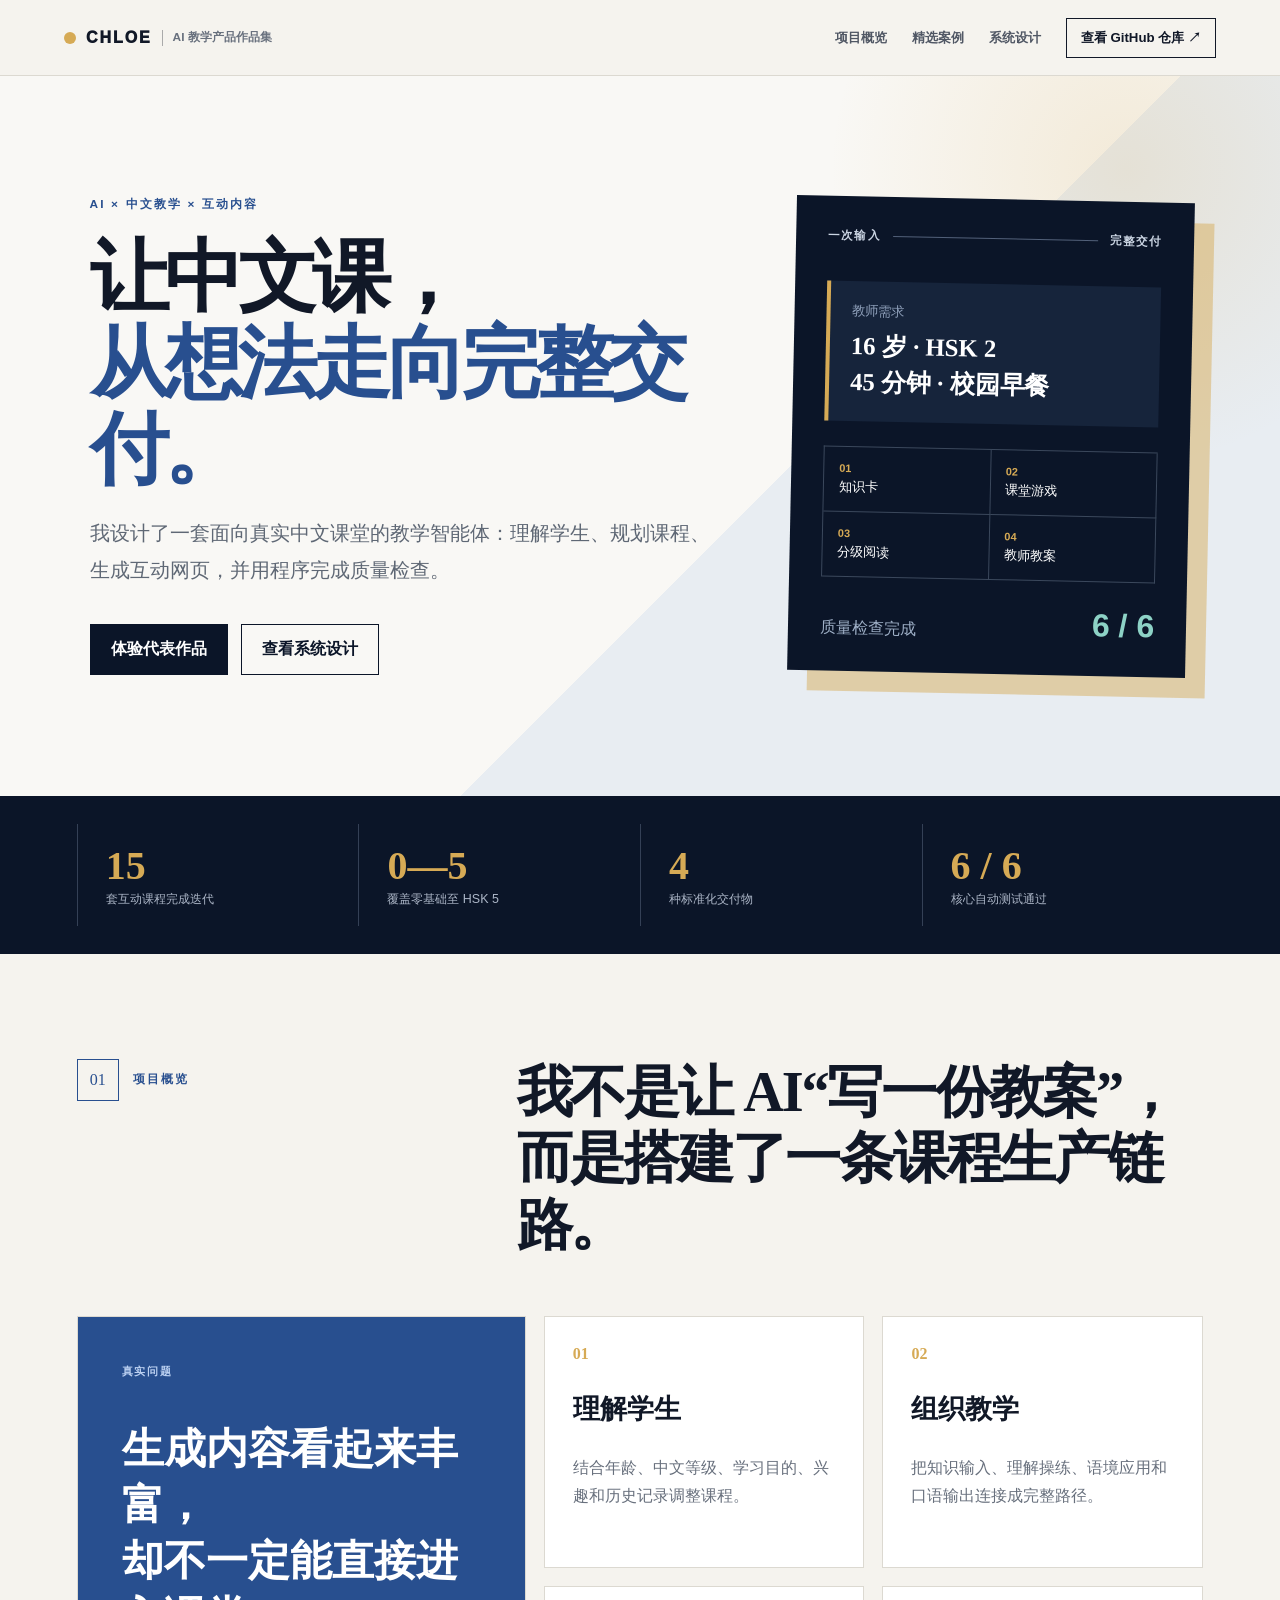
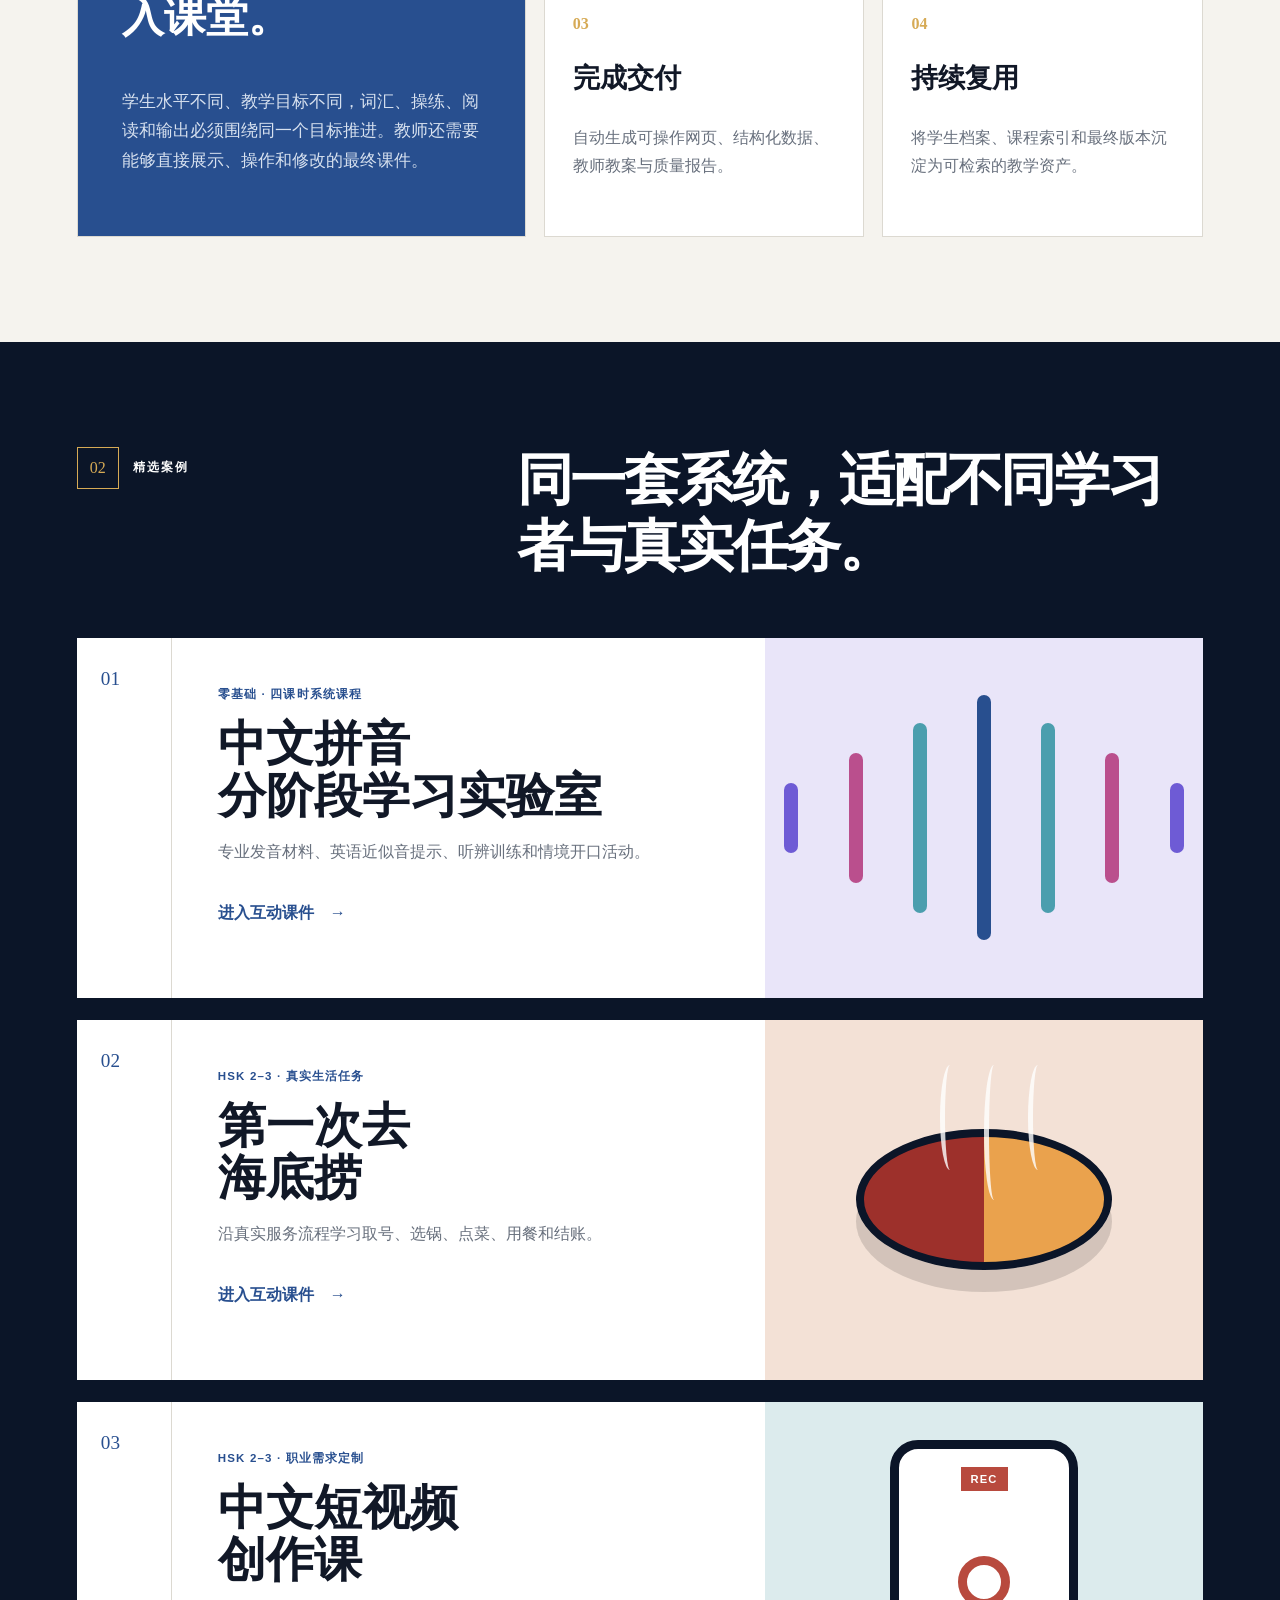
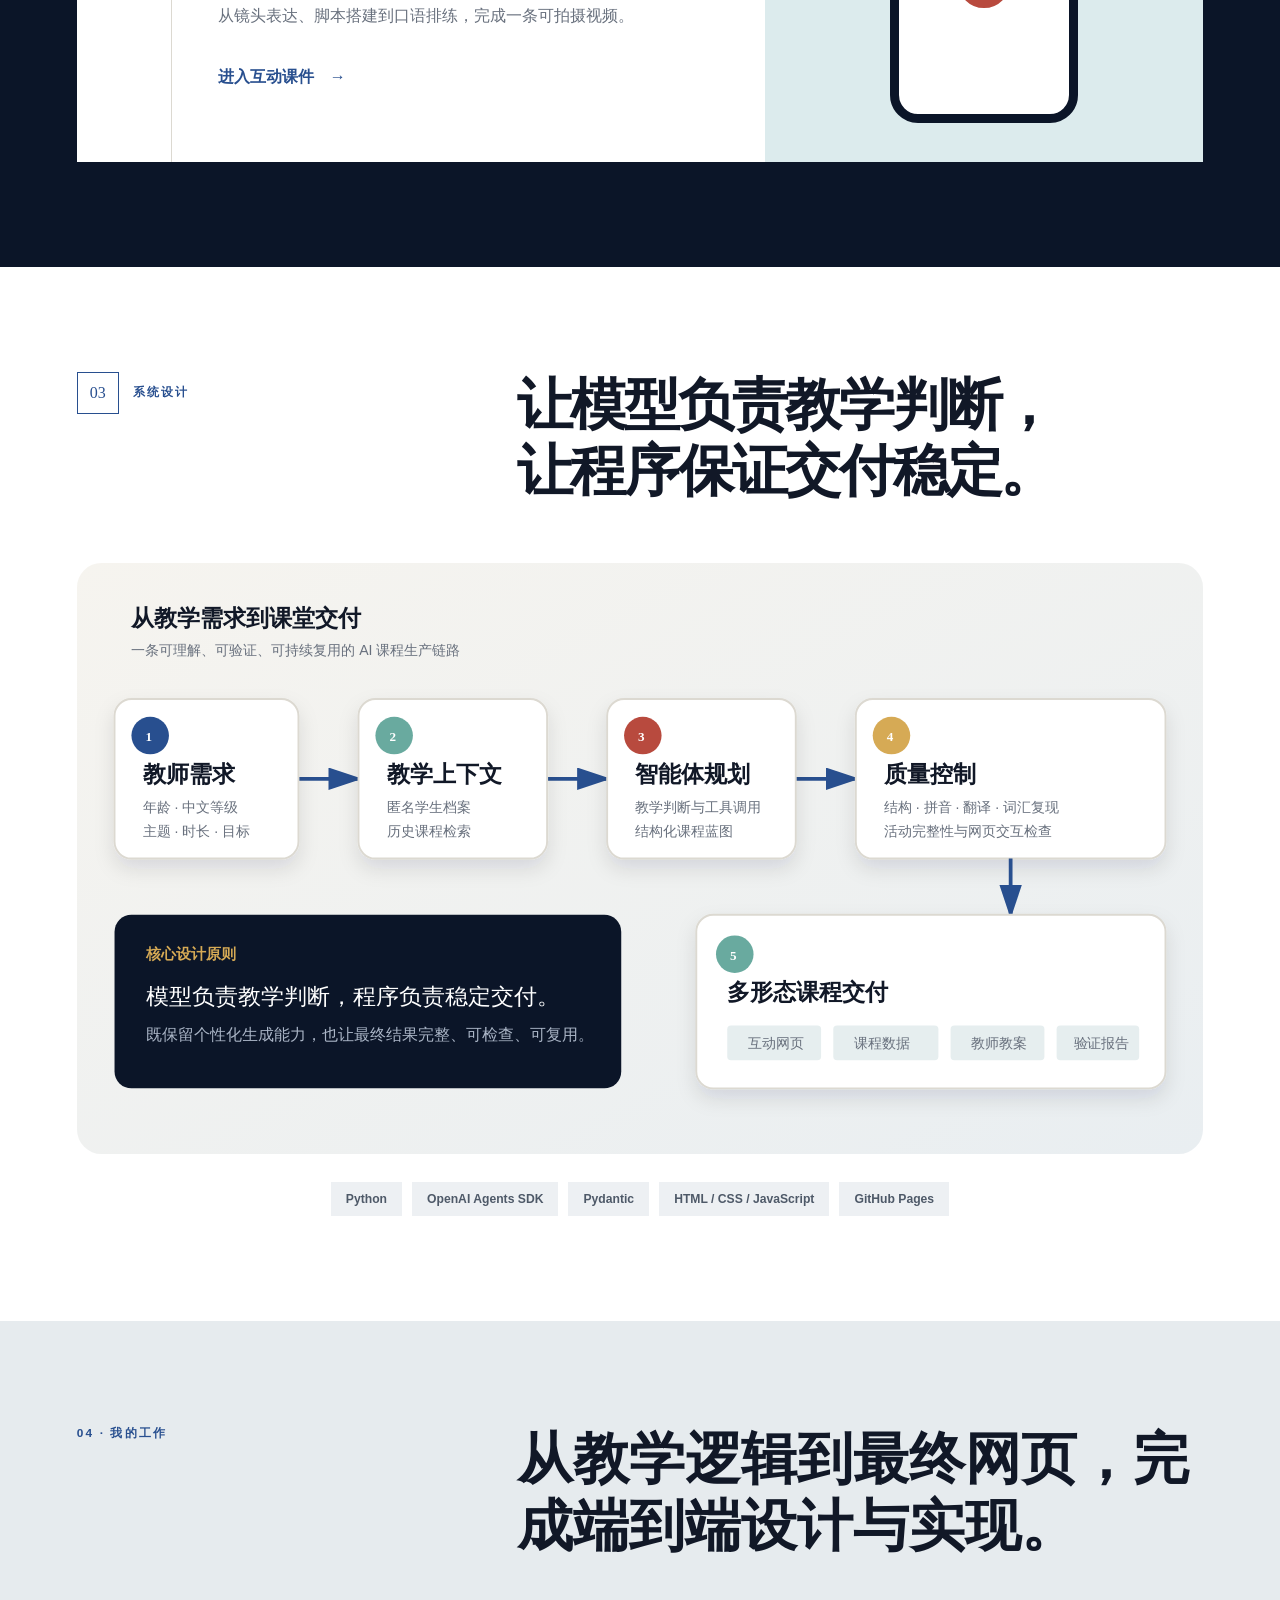
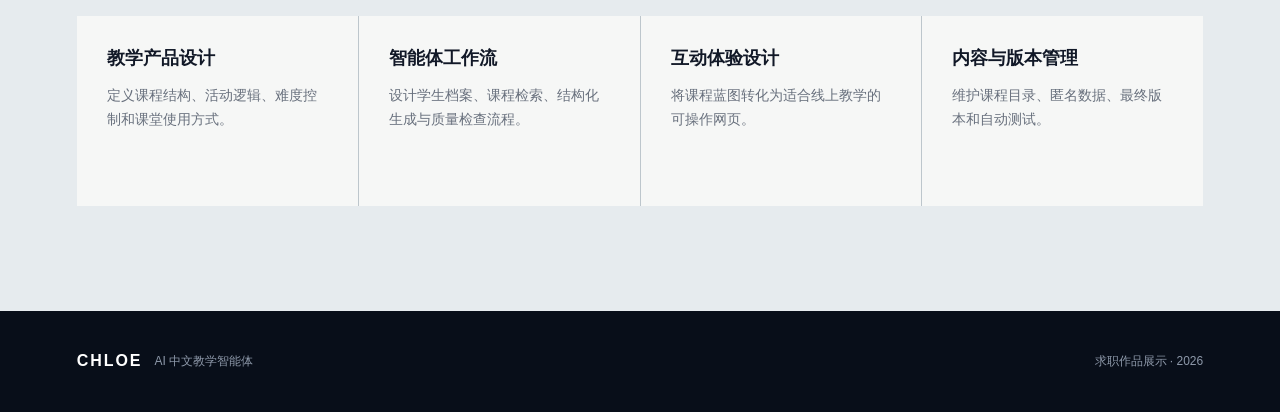
<file: index.html>
<!doctype html>
<html lang="zh-CN">
<head>
  <meta charset="utf-8">
  <meta name="viewport" content="width=device-width,initial-scale=1">
  <meta name="description" content="Chloe 的 AI 中文教学智能体求职作品集">
  <title>AI 中文教学智能体｜Chloe 项目作品集</title>
  <link rel="stylesheet" href="portfolio.css">
</head>
<body>
  <header class="topbar">
    <a class="brand" href="#top"><i></i><span>CHLOE</span><b>AI 教学产品作品集</b></a>
    <nav>
      <a href="#overview">项目概览</a>
      <a href="#cases">精选案例</a>
      <a href="#system">系统设计</a>
      <a class="github" href="https://github.com/chloe6723/chloe-ai-teaching-agent-portfolio">查看 GitHub 仓库 ↗</a>
    </nav>
  </header>

  <main id="top">
    <section class="hero">
      <div class="hero-copy">
        <p class="overline">AI × 中文教学 × 互动内容</p>
        <h1>让中文课，<br><em>从想法走向完整交付。</em></h1>
        <p class="lead">我设计了一套面向真实中文课堂的教学智能体：理解学生、规划课程、生成互动网页，并用程序完成质量检查。</p>
        <div class="hero-actions">
          <a class="primary" href="#cases">体验代表作品</a>
          <a class="secondary" href="#system">查看系统设计</a>
        </div>
      </div>
      <div class="hero-showcase" aria-label="课程生成成果">
        <div class="showcase-head"><span>一次输入</span><i></i><span>完整交付</span></div>
        <div class="brief">
          <small>教师需求</small>
          <strong>16 岁 · HSK 2<br>45 分钟 · 校园早餐</strong>
        </div>
        <div class="delivery-grid">
          <span><b>01</b>知识卡</span><span><b>02</b>课堂游戏</span>
          <span><b>03</b>分级阅读</span><span><b>04</b>教师教案</span>
        </div>
        <div class="quality"><span>质量检查完成</span><b>6 / 6</b></div>
      </div>
    </section>

    <section class="impact" aria-label="项目成果">
      <article><strong>15</strong><span>套互动课程完成迭代</span></article>
      <article><strong>0—5</strong><span>覆盖零基础至 HSK 5</span></article>
      <article><strong>4</strong><span>种标准化交付物</span></article>
      <article><strong>6 / 6</strong><span>核心自动测试通过</span></article>
    </section>

    <section id="overview" class="section overview">
      <header class="section-head">
        <div><span>01</span><p>项目概览</p></div>
        <h2>我不是让 AI“写一份教案”，<br>而是搭建了一条课程生产链路。</h2>
      </header>
      <div class="problem-grid">
        <article class="problem-main">
          <span>真实问题</span>
          <h3>生成内容看起来丰富，<br>却不一定能直接进入课堂。</h3>
          <p>学生水平不同、教学目标不同，词汇、操练、阅读和输出必须围绕同一个目标推进。教师还需要能够直接展示、操作和修改的最终课件。</p>
        </article>
        <article><b>01</b><h3>理解学生</h3><p>结合年龄、中文等级、学习目的、兴趣和历史记录调整课程。</p></article>
        <article><b>02</b><h3>组织教学</h3><p>把知识输入、理解操练、语境应用和口语输出连接成完整路径。</p></article>
        <article><b>03</b><h3>完成交付</h3><p>自动生成可操作网页、结构化数据、教师教案与质量报告。</p></article>
        <article><b>04</b><h3>持续复用</h3><p>将学生档案、课程索引和最终版本沉淀为可检索的教学资产。</p></article>
      </div>
    </section>

    <section id="cases" class="section cases">
      <header class="section-head light">
        <div><span>02</span><p>精选案例</p></div>
        <h2>同一套系统，适配不同学习者与真实任务。</h2>
      </header>
      <div class="case-list">
        <a class="case-card pinyin" href="lessons/00-pre-hsk/pinyin-four-courses/index.html">
          <div class="case-no">01</div>
          <div class="case-copy"><span>零基础 · 四课时系统课程</span><h3>中文拼音<br>分阶段学习实验室</h3><p>专业发音材料、英语近似音提示、听辨训练和情境开口活动。</p><b>进入互动课件　→</b></div>
          <div class="case-art waves"><i></i><i></i><i></i><i></i><i></i><i></i><i></i></div>
        </a>
        <a class="case-card hotpot" href="lessons/04-hsk2-3/haidilao-restaurant/index.html">
          <div class="case-no">02</div>
          <div class="case-copy"><span>HSK 2–3 · 真实生活任务</span><h3>第一次去<br>海底捞</h3><p>沿真实服务流程学习取号、选锅、点菜、用餐和结账。</p><b>进入互动课件　→</b></div>
          <div class="case-art bowl"><i></i><i></i><i></i></div>
        </a>
        <a class="case-card creator" href="lessons/04-hsk2-3/social-media-creator/index.html">
          <div class="case-no">03</div>
          <div class="case-copy"><span>HSK 2–3 · 职业需求定制</span><h3>中文短视频<br>创作课</h3><p>从镜头表达、脚本搭建到口语排练，完成一条可拍摄视频。</p><b>进入互动课件　→</b></div>
          <div class="case-art camera"><span>REC</span><i></i></div>
        </a>
      </div>
    </section>

    <section id="system" class="section system">
      <header class="section-head">
        <div><span>03</span><p>系统设计</p></div>
        <h2>让模型负责教学判断，<br>让程序保证交付稳定。</h2>
      </header>
      <img src="docs/architecture.svg" alt="AI 中文教学智能体系统架构图">
      <div class="tech-row">
        <span>Python</span><span>OpenAI Agents SDK</span><span>Pydantic</span><span>HTML / CSS / JavaScript</span><span>GitHub Pages</span>
      </div>
    </section>

    <section class="section role">
      <header><span>04 · 我的工作</span><h2>从教学逻辑到最终网页，完成端到端设计与实现。</h2></header>
      <div class="role-grid">
        <article><b>教学产品设计</b><p>定义课程结构、活动逻辑、难度控制和课堂使用方式。</p></article>
        <article><b>智能体工作流</b><p>设计学生档案、课程检索、结构化生成与质量检查流程。</p></article>
        <article><b>互动体验设计</b><p>将课程蓝图转化为适合线上教学的可操作网页。</p></article>
        <article><b>内容与版本管理</b><p>维护课程目录、匿名数据、最终版本和自动测试。</p></article>
      </div>
    </section>

  </main>

  <footer><div><b>CHLOE</b><span>AI 中文教学智能体</span></div><p>求职作品展示 · 2026</p></footer>
</body>
</html>
</file>
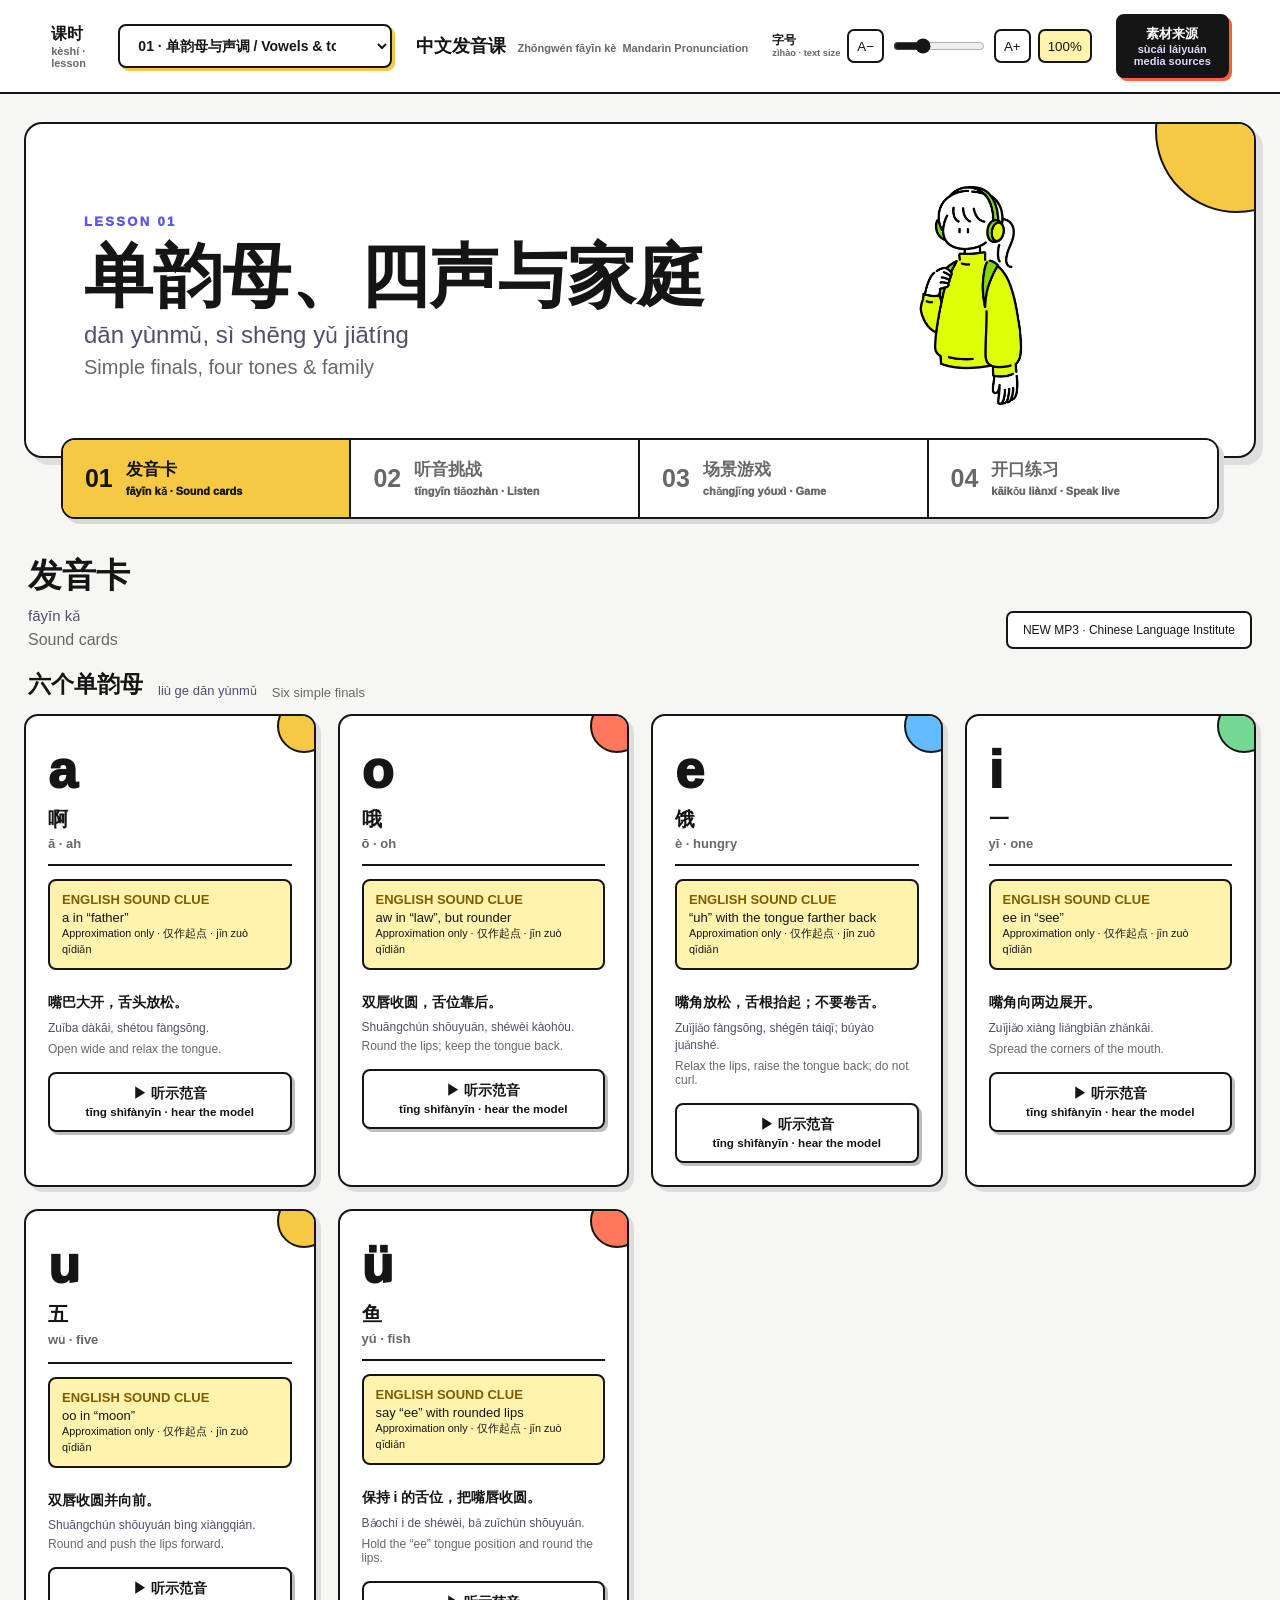
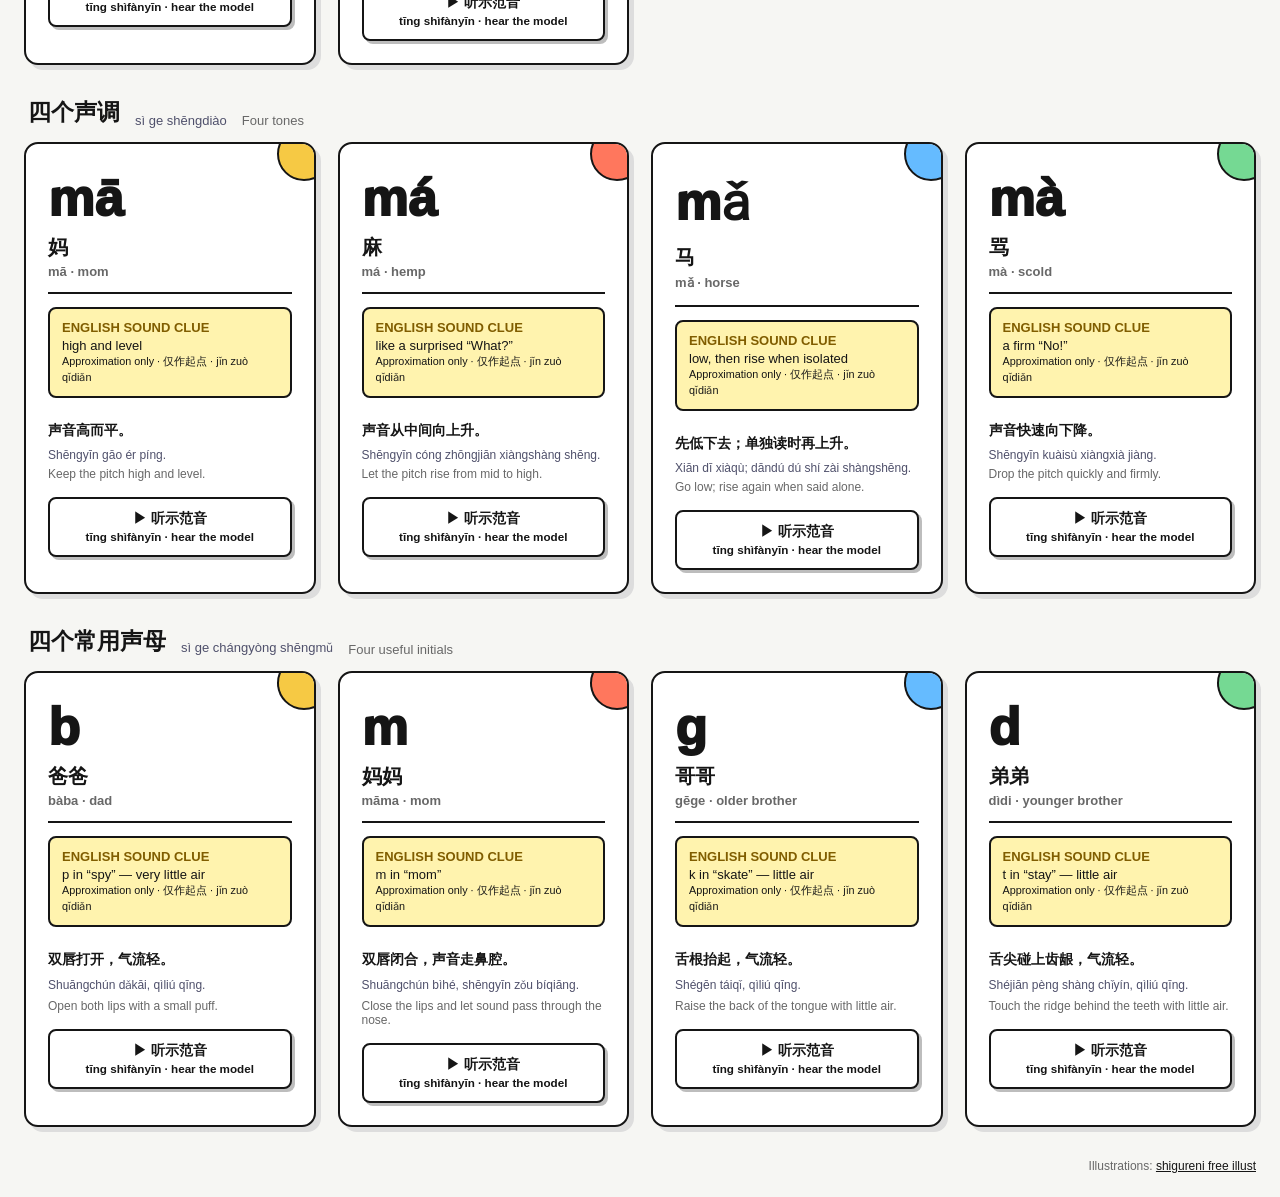
<file: lessons/00-pre-hsk/pinyin-four-courses/index.html>
<!doctype html>
<html lang="zh-CN">
<head>
  <meta charset="utf-8">
  <meta name="viewport" content="width=device-width,initial-scale=1">
  <title>中文发音课 | Mandarin Pronunciation</title>
  <link rel="stylesheet" href="styles.css">
</head>
<body>
  <header class="topbar">
    <div class="lesson-picker">
      <label for="lessonSelect">课时 <small>kèshí · lesson</small></label>
      <select id="lessonSelect" aria-label="选择课时 Choose a lesson">
        <option value="0">01 · 单韵母与声调 / Vowels & tones</option>
        <option value="1">02 · 声母 / Initials</option>
        <option value="2">03 · 韵母 / Finals</option>
        <option value="3">04 · 整体认读 / Whole syllables</option>
      </select>
    </div>
    <div class="course-name">中文发音课 <span>Zhōngwén fāyīn kè</span><b>Mandarin Pronunciation</b></div>
    <div class="text-sizer" aria-label="调整字号 Adjust text size">
      <span class="size-label">字号 <small>zìhào · text size</small></span>
      <button id="fontDown" type="button" aria-label="减小字号 Decrease text size">A−</button>
      <input id="fontSize" type="range" min="80" max="150" step="5" value="100" aria-label="字号大小 Text size">
      <button id="fontUp" type="button" aria-label="放大字号 Increase text size">A+</button>
      <button id="fontReset" type="button" class="size-value" title="恢复默认 Reset">100%</button>
    </div>
    <button id="sourceBtn" class="source-button">素材来源 <span>sùcái láiyuán</span><small>media sources</small></button>
  </header>

  <main class="page">
    <section class="hero">
      <div class="hero-copy"><p id="lessonNo" class="kicker"></p><h1 id="lessonTitle"></h1><p id="lessonPinyin" class="pinyin"></p><p id="lessonEnglish" class="english"></p></div>
      <div class="hero-art"><img id="lessonIllustration" alt=""></div>
    </section>

    <nav class="section-tabs" aria-label="课堂板块 Lesson sections">
      <button class="section-tab active" data-section="cards"><b>01</b><span>发音卡<small>fāyīn kǎ · Sound cards</small></span></button>
      <button class="section-tab" data-section="listen"><b>02</b><span>听音挑战<small>tīngyīn tiǎozhàn · Listen</small></span></button>
      <button class="section-tab" data-section="game"><b>03</b><span>场景游戏<small>chǎngjǐng yóuxì · Game</small></span></button>
      <button class="section-tab" data-section="speak"><b>04</b><span>开口练习<small>kāikǒu liànxí · Speak live</small></span></button>
    </nav>

    <section id="cards" class="panel active"></section>
    <section id="listen" class="panel"></section>
    <section id="game" class="panel"></section>
    <section id="speak" class="panel"></section>
  </main>

  <dialog id="sourceDialog">
    <button id="sourceClose" class="dialog-close" aria-label="关闭 Close">×</button>
    <h2>素材来源</h2><p class="pinyin">sùcái láiyuán</p><p class="english">Media sources</p>
    <p>页面已全部改用 CLI 互动拼音表的 MP3 示范音。</p><p class="pinyin">Yèmiàn yǐ quánbù gǎiyòng CLI hùdòng pīnyīn biǎo de MP3 shìfànyīn.</p><p class="english">All lesson audio now uses the MP3 demonstrations from CLI’s interactive Pinyin Chart.</p>
    <a href="https://studycli.org/pinyin-chart/" target="_blank" rel="noopener">Chinese Language Institute · Interactive Pinyin Chart ↗</a>
    <p>课时主视觉使用 shigureni free illust 官方素材，仅在网页中作为教学插图。</p><p class="pinyin">Kèshí zhǔ shìjué shǐyòng shigureni free illust guānfāng sùcái.</p><p class="english">Lesson visuals use official artwork from shigureni free illust.</p>
    <a href="https://shigureni.com/" target="_blank" rel="noopener">shigureni free illust 官网 ↗</a>
    <p class="fineprint">本页使用的4张官方素材：<a href="https://shigureni.com/illust/59" target="_blank" rel="noopener">耳机</a>、<a href="https://shigureni.com/illust/28" target="_blank" rel="noopener">耳塞</a>、<a href="https://shigureni.com/illust/122" target="_blank" rel="noopener">学习</a>、<a href="https://shigureni.com/illust/19" target="_blank" rel="noopener">线上对话</a>。</p>
    <p class="fineprint">English sound matches are starting clues only. Listen to the model audio and follow the mouth or airflow instruction.</p>
  </dialog>
  <footer class="credit">Illustrations: <a href="https://shigureni.com/" target="_blank" rel="noopener">shigureni free illust</a></footer>
  <audio id="audioPlayer" preload="none"></audio>
  <script src="course-data.js"></script>
  <script src="app.js"></script>
</body>
</html>
</file>
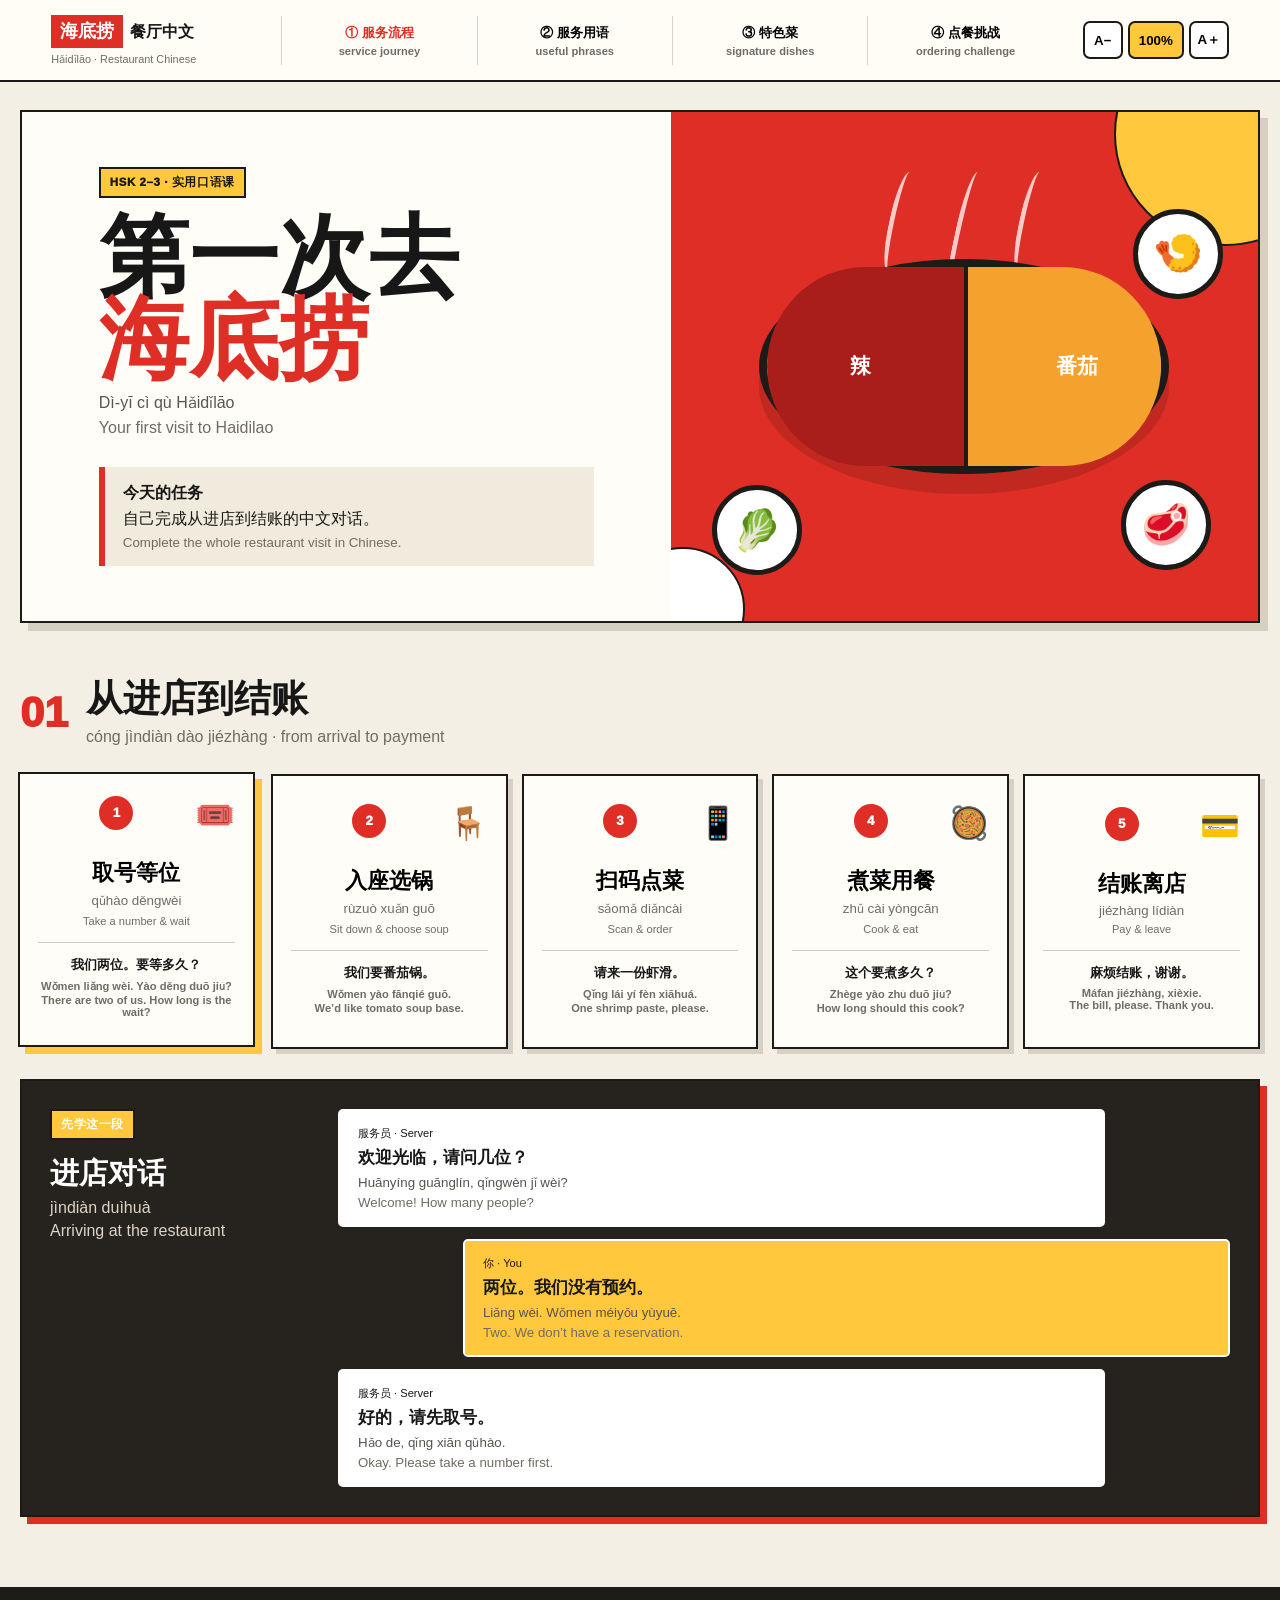
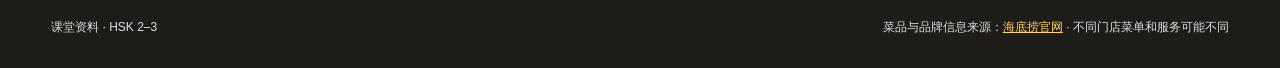
<file: lessons/04-hsk2-3/haidilao-restaurant/index.html>
<!doctype html>
<html lang="zh-CN">
<head>
  <meta charset="utf-8">
  <meta name="viewport" content="width=device-width,initial-scale=1">
  <title>第一次去海底捞｜HSK 2–3</title>
  <link rel="stylesheet" href="styles.css">
</head>
<body>
  <header class="topbar">
    <a class="brand" href="#top"><span>海底捞</span><b>餐厅中文</b><small>Hǎidǐlāo · Restaurant Chinese</small></a>
    <nav aria-label="课堂导航">
      <button class="nav-button active" data-target="journey">① 服务流程<small>service journey</small></button>
      <button class="nav-button" data-target="phrases">② 服务用语<small>useful phrases</small></button>
      <button class="nav-button" data-target="menu">③ 特色菜<small>signature dishes</small></button>
      <button class="nav-button" data-target="practice">④ 点餐挑战<small>ordering challenge</small></button>
    </nav>
    <div class="size-tools"><button id="smaller" aria-label="缩小字体">A−</button><button id="resetSize">100%</button><button id="larger" aria-label="放大字体">A＋</button></div>
  </header>

  <main id="top">
    <section class="hero">
      <div class="hero-copy">
        <span class="eyebrow">HSK 2–3 · 实用口语课</span>
        <h1>第一次去<br><em>海底捞</em></h1>
        <p class="py">Dì-yī cì qù Hǎidǐlāo</p>
        <p class="en">Your first visit to Haidilao</p>
        <div class="goal"><b>今天的任务</b><span>自己完成从进店到结账的中文对话。</span><small>Complete the whole restaurant visit in Chinese.</small></div>
      </div>
      <div class="hotpot-art" aria-label="火锅插图">
        <div class="steam"><i></i><i></i><i></i></div>
        <div class="pot"><div class="soup red"></div><div class="soup tomato"></div><span>辣</span><span>番茄</span></div>
        <div class="plate p1">🥬</div><div class="plate p2">🥩</div><div class="plate p3">🍤</div>
      </div>
    </section>

    <section id="journey" class="panel active">
      <header class="section-title"><span>01</span><div><h2>从进店到结账</h2><p>cóng jìndiàn dào jiézhàng · from arrival to payment</p></div></header>
      <div id="steps" class="steps"></div>
      <article class="roleplay-card">
        <div><span class="tag">先学这一段</span><h3>进店对话</h3><p class="py">jìndiàn duìhuà</p><p class="en">Arriving at the restaurant</p></div>
        <div class="chat">
          <button class="bubble staff speak" data-speech="欢迎光临，请问几位？"><small>服务员 · Server</small><b>欢迎光临，请问几位？</b><span>Huānyíng guānglín, qǐngwèn jǐ wèi?</span><em>Welcome! How many people?</em></button>
          <button class="bubble guest speak" data-speech="两位。我们没有预约。"><small>你 · You</small><b>两位。我们没有预约。</b><span>Liǎng wèi. Wǒmen méiyǒu yùyuē.</span><em>Two. We don’t have a reservation.</em></button>
          <button class="bubble staff speak" data-speech="好的，请先取号。"><small>服务员 · Server</small><b>好的，请先取号。</b><span>Hǎo de, qǐng xiān qǔhào.</span><em>Okay. Please take a number first.</em></button>
        </div>
      </article>
    </section>

    <section id="phrases" class="panel">
      <header class="section-title"><span>02</span><div><h2>你真的会说的句子</h2><p>nǐ zhēnde huì shuō de jùzi · phrases you will really use</p></div></header>
      <p class="hint">点击卡片听中文。Tap a card to hear the Chinese.</p>
      <div id="phraseGrid" class="phrase-grid"></div>
      <aside class="service-note"><b>海底捞的特色服务</b><span>围裙、头绳、眼镜布等用品可以礼貌询问；美甲、儿童服务等因门店和时间而不同。</span><small>You can politely ask for an apron, hair tie, or lens cloth. Manicure and children’s services vary by location and time.</small></aside>
    </section>

    <section id="menu" class="panel">
      <header class="section-title"><span>03</span><div><h2>先认识八道特色菜</h2><p>xiān rènshi bā dào tèsè cài · meet eight signature dishes</p></div></header>
      <div class="menu-toolbar"><span>点击“加入菜单”，准备你的火锅。</span><small>Tap “Add” to build your order.</small><div class="cart">已选 <b id="cartCount">0</b> 道 · <span id="cartTotal">¥0</span></div></div>
      <div id="dishGrid" class="dish-grid"></div>
      <div class="source-line">菜品依据海底捞官网全国特色菜页面整理；价格为课堂模拟价，不代表门店实际价格。Regional menus and actual prices vary.</div>
    </section>

    <section id="practice" class="panel">
      <header class="section-title"><span>04</span><div><h2>完成一次点餐</h2><p>wánchéng yí cì diǎncān · complete an order</p></div></header>
      <div class="practice-layout">
        <aside class="mission">
          <span class="tag">你的任务 · Your mission</span>
          <h3>两个人，不太能吃辣</h3><p class="py">Liǎng ge rén, bú tài néng chī là.</p><p class="en">Two people who cannot eat very spicy food.</p>
          <ul><li>选一个不辣的锅底</li><li>点两道特色菜</li><li>需要时请服务员加汤</li><li>最后礼貌结账</li></ul>
        </aside>
        <article class="simulator">
          <div class="server-line"><span>👩🏻‍🍳</span><div><b id="serverZh">欢迎光临，请问几位？</b><p id="serverPy">Huānyíng guānglín, qǐngwèn jǐ wèi?</p><small id="serverEn">Welcome! How many people?</small></div></div>
          <div id="answerChoices" class="answer-choices"></div>
          <div class="sim-footer"><span>进度 <b id="progressText">1 / 5</b></span><div class="progress"><i id="progressBar"></i></div><span>得分 <b id="scoreText">0</b></span></div>
        </article>
      </div>
      <article class="final-script">
        <div><span class="tag">自由练习</span><h3>和老师交换角色</h3><p class="py">Hé lǎoshī jiāohuàn juésè</p><p class="en">Switch roles with your teacher</p></div>
        <div class="script-list"><p><b>服务员：</b>您想要什么锅底？</p><p><b>顾客：</b>我要 ______ 锅。我们不太能吃辣。</p><p><b>服务员：</b>还需要什么菜？</p><p><b>顾客：</b>请来一份 ______ 和一份 ______。</p><p><b>顾客：</b>麻烦帮我们加一点汤。</p><p><b>顾客：</b>谢谢，请帮我们结账。</p></div>
      </article>
    </section>
  </main>

  <footer><p>课堂资料 · HSK 2–3</p><p>菜品与品牌信息来源：<a href="https://www.haidilao.com/cate/" target="_blank" rel="noreferrer">海底捞官网</a> · 不同门店菜单和服务可能不同</p></footer>
  <script src="app.js"></script>
</body>
</html>
</file>
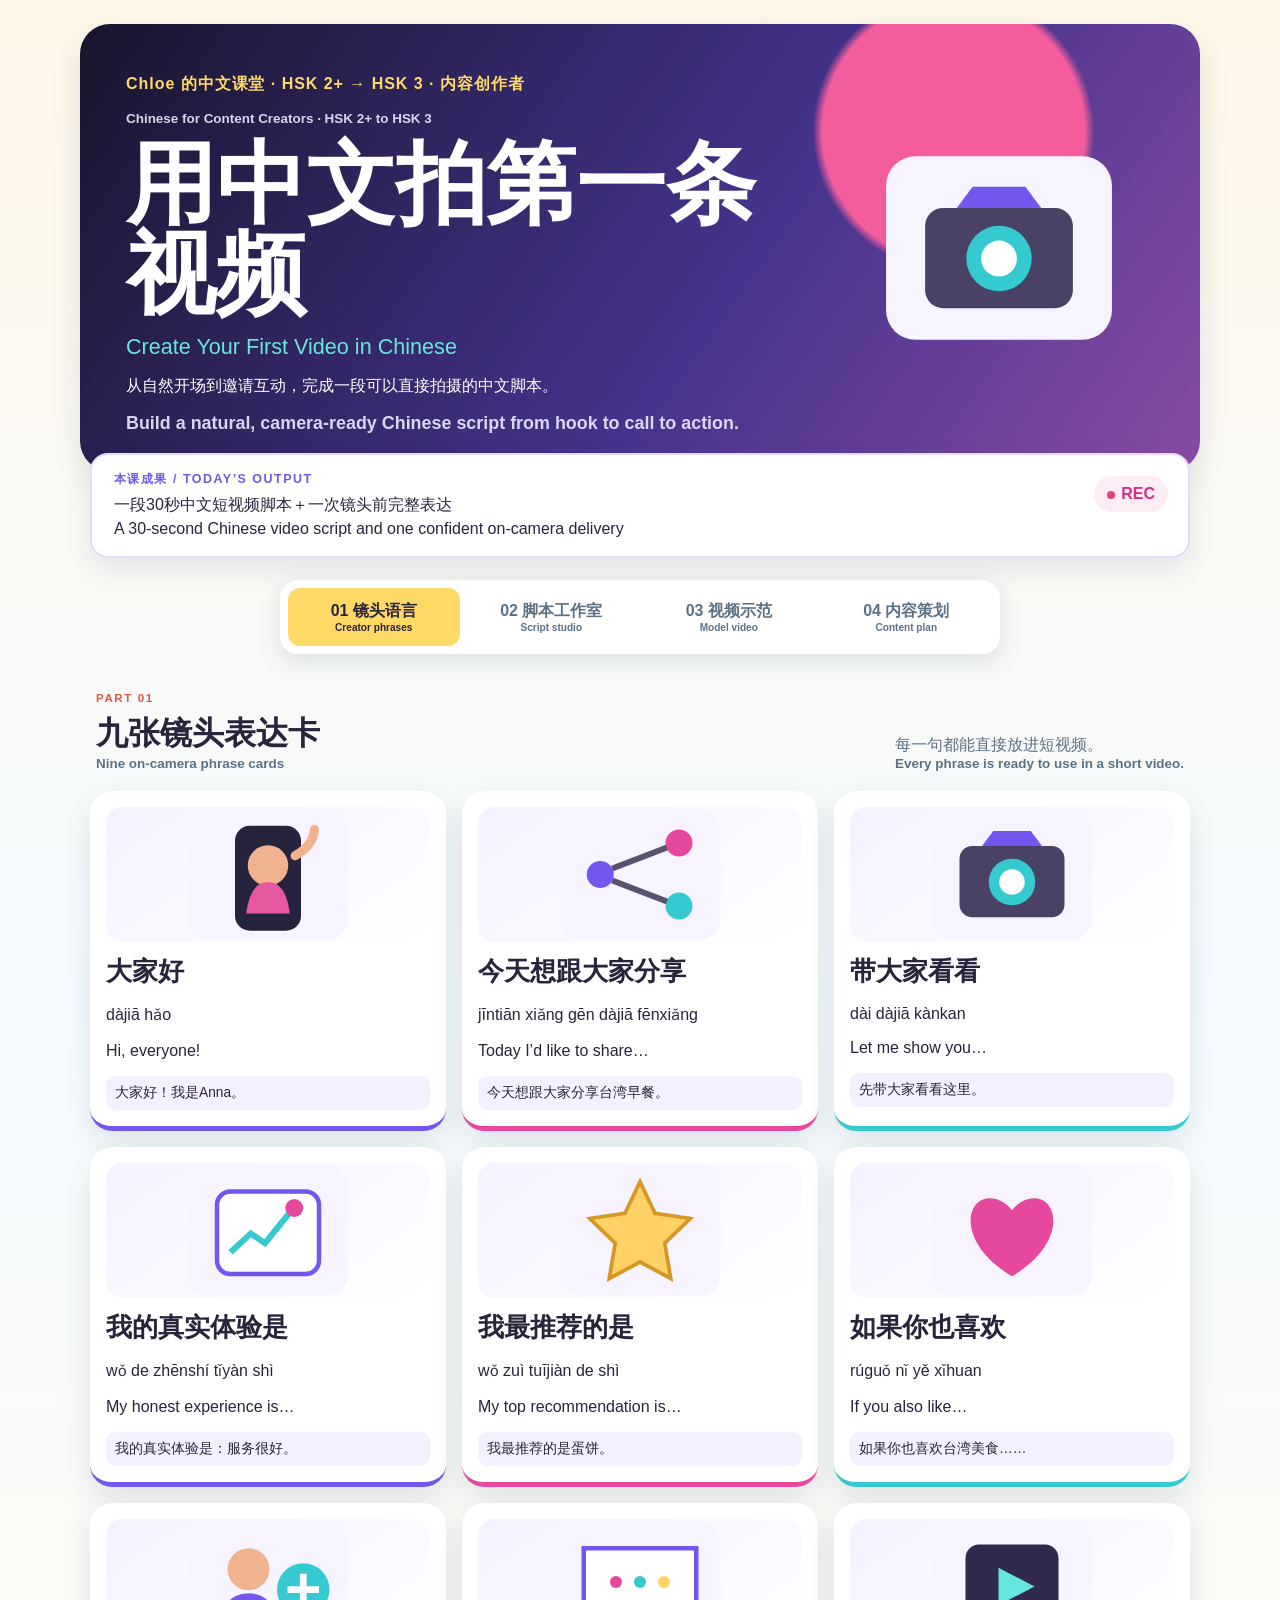
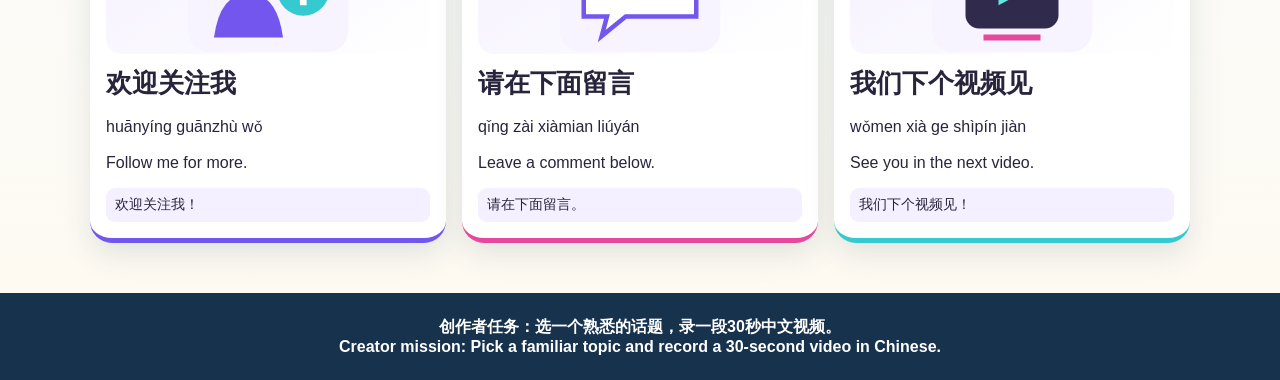
<file: lessons/04-hsk2-3/social-media-creator/index.html>
<!doctype html><html lang="zh-CN"><head><meta charset="UTF-8"><meta name="viewport" content="width=device-width,initial-scale=1"><title>中文短视频创作课｜社媒创作者中文</title><link rel="stylesheet" href="shared-base.css"><link rel="stylesheet" href="creator.css"></head>
<body><div id="confetti" aria-hidden="true"></div>
<header class="hero creator-hero"><div><p class="eyebrow">Chloe 的中文课堂 · HSK 2+ → HSK 3 · 内容创作者</p><p class="enline light">Chinese for Content Creators · HSK 2+ to HSK 3</p><h1>用中文拍第一条视频</h1><p class="en-title">Create Your First Video in Chinese</p><p>从自然开场到邀请互动，完成一段可以直接拍摄的中文脚本。</p><p class="enline light">Build a natural, camera-ready Chinese script from hook to call to action.</p></div><div class="hero-art" id="heroArt"></div></header>
<div class="creator-goal"><div><b>本课成果 / TODAY’S OUTPUT</b><span>一段30秒中文短视频脚本＋一次镜头前完整表达<br>A 30-second Chinese video script and one confident on-camera delivery</span></div><i>REC</i></div>
<nav class="tabs" aria-label="课程内容"><button class="tab active" data-target="cards">01 镜头语言<small>Creator phrases</small></button><button class="tab" data-target="game">02 脚本工作室<small>Script studio</small></button><button class="tab" data-target="story">03 视频示范<small>Model video</small></button><button class="tab" data-target="talk">04 内容策划<small>Content plan</small></button></nav>
<main>
<section id="cards" class="panel active"><div class="section-head"><div><span class="step">PART 01</span><h2>九张镜头表达卡</h2><p class="enline">Nine on-camera phrase cards</p></div><div><p>每一句都能直接放进短视频。</p><p class="enline">Every phrase is ready to use in a short video.</p></div></div><div id="cardGrid" class="card-grid creator-grid"></div></section>
<section id="game" class="panel"><div class="section-head"><div><span class="step">PART 02</span><h2>30秒脚本工作室</h2><p class="enline">30-Second Script Studio</p></div><div><p>根据九个镜头选择最自然的表达。</p><p class="enline">Choose the most natural phrase for nine shots.</p></div></div><div class="studio"><aside class="shot-list"><h3>拍摄清单 <span>SHOT LIST</span></h3><ol id="shotList"></ol><div class="teacher-note"><b>课堂玩法</b><br>答对后，学生看镜头说整句；老师只纠正一个最影响理解的发音。<span>After each answer, deliver the full line to camera. Correct only one high-impact pronunciation point.</span></div></aside><div class="phone-stage"><div class="record-bar"><span><i></i> REC</span><b id="roundText"></b><strong id="scoreText">0 / 9</strong></div><div id="gameArt" class="game-art"></div><div class="prompt"><small>导演提示 / DIRECTOR’S NOTE</small><p id="scene"></p><span id="sceneEn"></span></div><div id="choices" class="choices"></div><div id="feedback" class="feedback" aria-live="polite"></div><button id="nextBtn" class="primary hidden">下一个镜头 <small>Next shot</small></button><button id="restartBtn" class="secondary hidden">重新拍摄 <small>Reshoot</small></button></div><aside class="live-script"><h3>实时脚本 <span>LIVE SCRIPT</span></h3><div id="scriptLines"><p>完成镜头后，台词会出现在这里。</p><small>Your lines will appear here.</small></div></aside></div></section>
<section id="story" class="panel"><div class="section-head"><div><span class="step">PART 03</span><h2>示范视频：台湾早餐店</h2><p class="enline">Model Video: A Breakfast Shop in Taiwan</p></div><label class="pinyin-control"><input id="pinyinToggle" type="checkbox" checked> 显示拼音<br><span>Show pinyin</span></label></div><p class="story-tip">点击脚本中的任何词语，查看拼音、英文、解释和对应图片。<br><span>Tap any word for pinyin, English, an explanation, and a matching picture.</span></p><article id="storyText" class="story-card creator-story"></article></section>
<section id="talk" class="panel"><div class="section-head"><div><span class="step">PART 04</span><h2>策划你的下一条内容</h2><p class="enline">Plan Your Next Post</p></div><div><p>没有唯一答案，重点是自然表达。</p><p class="enline">There is no single right answer. Focus on natural delivery.</p></div></div><div class="talk-grid"><article class="talk-card magenta"><span>01</span><h3>你的第一条中文视频想分享什么？为什么观众会感兴趣？</h3><p class="enline big">What will your first Chinese video share, and why will viewers care?</p><p>我想跟大家分享 ____，因为它 ____。</p><small>可以用：台湾生活、美食、文化、工作、我的真实体验<br>Try: life in Taiwan, food, culture, work, my real experience</small></article><article class="talk-card violet"><span>02</span><h3>如果观众只记住你的一句话，你希望是哪一句？为什么？</h3><p class="enline big">If viewers remember only one sentence, what should it be and why?</p><p>我希望大家记住“____”，因为 ____。</p><small>可以用：有用、有意思、很真实、代表我的风格<br>Try: useful, interesting, authentic, represents my style</small></article></div><details><summary>给老师的镜头训练提示 <span>Teacher notes</span></summary><p>第一遍允许看全文；第二遍只看九个关键词；第三遍计时30秒。回放时先让学生自己说一个做得好的地方，再选择一个句子重拍。</p><p class="enline">Round one: full script. Round two: nine keywords only. Round three: a timed 30-second take. During playback, ask for one strength before reshooting one sentence.</p></details></section>
</main>
<dialog id="wordDialog" class="word-dialog"><button id="dialogClose" class="close" aria-label="关闭 Close">×</button><div id="dialogArt" class="dialog-art"></div><div><h3 id="dialogWord"></h3><p id="dialogPinyin" class="dialog-pinyin"></p><p id="dialogEnglish" class="dialog-english"></p><p id="dialogExplain"></p><p id="dialogExample" class="example"></p></div></dialog>
<footer>创作者任务：选一个熟悉的话题，录一段30秒中文视频。<br><span>Creator mission: Pick a familiar topic and record a 30-second video in Chinese.</span></footer><script src="app.js"></script></body></html>
</file>
<file: portfolio.css>
:root{--ink:#111827;--navy:#0b1528;--blue:#284f8f;--paper:#f5f3ee;--white:#fff;--gold:#d6aa55;--jade:#69aa9f;--red:#b84a3e;--muted:#68707d;--line:#dcd9d1}*{box-sizing:border-box}html{scroll-behavior:smooth}body{margin:0;background:var(--paper);color:var(--ink);font-family:Inter,"Avenir Next","PingFang SC","Microsoft YaHei",sans-serif}.topbar{height:76px;padding:0 clamp(22px,5vw,76px);display:flex;align-items:center;justify-content:space-between;background:rgba(245,243,238,.94);border-bottom:1px solid var(--line);backdrop-filter:blur(14px);position:sticky;top:0;z-index:30}.brand{display:flex;align-items:center;gap:10px;color:var(--ink);text-decoration:none}.brand i{width:12px;height:12px;border-radius:50%;background:var(--gold)}.brand span{font-weight:1000;letter-spacing:.12em}.brand b{padding-left:10px;border-left:1px solid #aaa;font-size:.74rem;color:var(--muted)}nav{display:flex;align-items:center;gap:25px}nav a{color:#505764;text-decoration:none;font-size:.83rem;font-weight:700}.github{padding:10px 14px;border:1px solid var(--ink);color:var(--ink)}.hero{min-height:720px;padding:100px clamp(25px,7vw,110px);display:grid;grid-template-columns:1.22fr .78fr;align-items:center;gap:80px;background:radial-gradient(circle at 88% 13%,rgba(214,170,85,.18),transparent 23%),linear-gradient(135deg,#f9f8f5 0 59%,#e8edf2 59%)}.overline,.section-head p,.role header>span{margin:0;color:var(--blue);font-size:.74rem;font-weight:900;letter-spacing:.18em}.hero h1{font-family:"Songti SC","STSong",serif;font-size:clamp(3.7rem,6.2vw,7rem);font-weight:700;line-height:1.08;letter-spacing:-.06em;margin:.28em 0}.hero h1 em{font-style:normal;color:var(--blue)}.lead{max-width:770px;color:#5f6875;font-size:1.22rem;line-height:1.9}.hero-actions{display:flex;gap:13px;margin-top:35px}.hero-actions a{padding:14px 20px;text-decoration:none;font-weight:800;border:1px solid var(--navy)}.primary{background:var(--navy);color:#fff}.secondary{color:var(--navy);background:transparent}.hero-showcase{background:var(--navy);color:#fff;padding:32px;box-shadow:20px 20px 0 rgba(214,170,85,.48);transform:rotate(1.2deg)}.showcase-head{display:flex;align-items:center;gap:12px;color:#cbd5e3;font-size:.72rem;font-weight:900;letter-spacing:.1em}.showcase-head i{height:1px;flex:1;background:#526079}.brief{margin:38px 0 25px;padding:21px;background:#16243b;border-left:4px solid var(--gold)}.brief small,.brief strong{display:block}.brief small{color:#8fa0ba;margin-bottom:8px}.brief strong{font-family:"Songti SC","STSong",serif;font-size:1.55rem;line-height:1.45}.delivery-grid{display:grid;grid-template-columns:1fr 1fr;border-top:1px solid #3b485c;border-left:1px solid #3b485c}.delivery-grid span{padding:15px;border-right:1px solid #3b485c;border-bottom:1px solid #3b485c;font-size:.82rem}.delivery-grid b{display:block;color:var(--gold);font-size:.68rem;margin-bottom:4px}.quality{display:flex;justify-content:space-between;align-items:end;margin-top:25px;color:#9fb0c7}.quality b{font-size:2rem;color:#8dd2c6}.impact{display:grid;grid-template-columns:repeat(4,1fr);padding:28px clamp(20px,6vw,90px);background:var(--navy);color:#fff}.impact article{padding:18px 28px;border-left:1px solid #344056}.impact strong{display:block;color:var(--gold);font-family:"Songti SC","STSong",serif;font-size:2.5rem}.impact span{font-size:.78rem;color:#acb6c7}.section{padding:105px clamp(22px,6vw,92px)}.section-head{display:grid;grid-template-columns:.7fr 1.3fr;gap:70px;align-items:start;margin-bottom:58px}.section-head>div{display:flex;align-items:center;gap:14px}.section-head>div span{display:grid;place-items:center;width:42px;height:42px;border:1px solid var(--blue);color:var(--blue);font-family:Georgia,serif}.section-head h2{font-family:"Songti SC","STSong",serif;font-size:clamp(2.5rem,4.4vw,4.7rem);line-height:1.18;margin:0;letter-spacing:-.04em}.problem-grid{display:grid;grid-template-columns:1.4fr 1fr 1fr;gap:18px}.problem-grid article{min-height:240px;padding:28px;background:#fff;border:1px solid var(--line)}.problem-grid .problem-main{grid-row:span 2;min-height:498px;padding:44px;background:var(--blue);color:#fff}.problem-main>span{color:#bbd0f1;font-size:.7rem;letter-spacing:.15em;font-weight:900}.problem-grid h3{font-family:"Songti SC","STSong",serif;font-size:1.7rem;line-height:1.35}.problem-main h3{font-size:2.6rem}.problem-grid p{color:var(--muted);line-height:1.75}.problem-main p{color:#d7e1ef;font-size:1.05rem}.problem-grid article>b{color:var(--gold);font-family:Georgia,serif}.cases{background:var(--navy)}.section-head.light h2,.section-head.light p{color:#fff}.section-head.light>div span{border-color:var(--gold);color:var(--gold)}.case-list{display:grid;gap:22px}.case-card{min-height:360px;display:grid;grid-template-columns:95px 1.15fr .85fr;align-items:stretch;overflow:hidden;background:#fff;color:var(--ink);text-decoration:none;transition:.25s}.case-card:hover{transform:translateY(-5px);box-shadow:0 22px 55px #0005}.case-no{padding:30px 24px;border-right:1px solid var(--line);font-family:Georgia,serif;font-size:1.2rem;color:var(--blue)}.case-copy{padding:46px}.case-copy>span{color:var(--blue);font-size:.72rem;font-weight:900;letter-spacing:.1em}.case-copy h3{font-family:"Songti SC","STSong",serif;font-size:3rem;line-height:1.08;margin:16px 0}.case-copy p{max-width:580px;color:var(--muted);line-height:1.7}.case-copy b{display:block;margin-top:38px;color:var(--blue)}.case-art{position:relative;display:grid;place-items:center;overflow:hidden}.pinyin .case-art{background:#e9e5f9}.hotpot .case-art{background:#f3e1d6}.creator .case-art{background:#dcebed}.waves{grid-auto-flow:column;gap:11px}.waves i{width:14px;height:70px;background:#6e5bd5;border-radius:20px}.waves i:nth-child(2),.waves i:nth-child(6){height:130px;background:#ba4f8d}.waves i:nth-child(3),.waves i:nth-child(5){height:190px;background:#4b9eae}.waves i:nth-child(4){height:245px;background:var(--blue)}.bowl:before{content:"";width:240px;height:125px;border:8px solid var(--navy);border-radius:50%;background:linear-gradient(90deg,#9d302b 50%,#eaa24d 50%);box-shadow:0 22px 0 #0002}.bowl i{position:absolute;width:20px;height:105px;top:45px;border-left:5px solid #fff;border-radius:50%;opacity:.8}.bowl i:nth-child(1){left:40%}.bowl i:nth-child(2){left:50%;height:135px}.bowl i:nth-child(3){left:60%}.camera:before{content:"";width:170px;height:265px;border:9px solid var(--navy);border-radius:28px;background:#fff}.camera i{position:absolute;width:52px;height:52px;border:9px solid var(--red);border-radius:50%}.camera span{position:absolute;top:65px;padding:6px 10px;background:var(--red);color:#fff;font-size:.7rem;font-weight:900;letter-spacing:.1em}.system{background:#fff}.system>img{display:block;width:min(1200px,100%);margin:auto}.tech-row{display:flex;flex-wrap:wrap;justify-content:center;gap:10px;margin-top:28px}.tech-row span{padding:10px 15px;background:#edf0f3;color:#4e5968;font-size:.76rem;font-weight:800}.role{background:#e6ebee}.role header{display:grid;grid-template-columns:.7fr 1.3fr;gap:70px}.role header h2{font-family:"Songti SC","STSong",serif;font-size:3.5rem;line-height:1.2;margin:0}.role-grid{display:grid;grid-template-columns:repeat(4,1fr);gap:1px;margin-top:55px;background:#bdc6cc}.role-grid article{padding:30px;background:#f6f7f6;min-height:190px}.role-grid b{font-size:1.1rem}.role-grid p{color:var(--muted);line-height:1.7;font-size:.88rem}footer{padding:30px clamp(22px,6vw,90px);display:flex;justify-content:space-between;align-items:center;background:#080e19;color:#fff}footer div{display:flex;gap:12px;align-items:center}footer b{letter-spacing:.12em}footer span,footer p{color:#8e99aa;font-size:.75rem}@media(max-width:950px){nav a:not(.github){display:none}.hero{grid-template-columns:1fr}.hero-showcase{max-width:620px}.impact{grid-template-columns:1fr 1fr}.problem-grid{grid-template-columns:1fr 1fr}.problem-main{grid-column:1/-1!important;grid-row:auto!important}.case-card{grid-template-columns:70px 1fr}.case-art{display:none}.role header,.section-head{grid-template-columns:1fr}.role-grid{grid-template-columns:1fr 1fr}}@media(max-width:600px){.brand b{display:none}.hero{padding:70px 18px;min-height:auto}.hero h1{font-size:3.3rem}.hero-actions{flex-direction:column}.impact{grid-template-columns:1fr 1fr;padding:15px}.impact article{padding:14px}.section{padding:75px 16px}.problem-grid{grid-template-columns:1fr}.case-card{grid-template-columns:55px 1fr}.case-copy{padding:30px 22px}.case-copy h3{font-size:2.2rem}.role-grid{grid-template-columns:1fr}footer{display:grid;gap:8px}}
</file>
<file: lessons/00-pre-hsk/pinyin-four-courses/styles.css>
:root{--ink:#25233d;--muted:#657286;--bg:#f3f8fb;--lav:#f4efff;--purple:#7357ee;--pink:#e7439a;--cyan:#35c4cf;--yellow:#ffd86b;--green:#76cfad;--white:#fff;--line:#e4ebf0;--shadow:0 16px 36px rgba(43,60,75,.1)}*{box-sizing:border-box}html{scroll-behavior:smooth}body{margin:0;background:radial-gradient(circle at 5% 8%,#fff 0 10%,transparent 25%),linear-gradient(135deg,#f8fbfc,#eef6fa);color:var(--ink);font-family:Inter,"Avenir Next","PingFang SC","Microsoft YaHei",Arial,sans-serif}.topbar{position:sticky;top:0;z-index:30;display:grid;grid-template-columns:minmax(260px,1fr) auto minmax(260px,1fr);align-items:center;gap:24px;padding:14px clamp(20px,4vw,70px);background:rgba(255,255,255,.94);backdrop-filter:blur(16px);border-bottom:1px solid var(--line)}.lesson-picker{display:flex;align-items:center;gap:12px}.lesson-picker label{font-weight:900}.lesson-picker label small,.course-name span,.course-name b,.source-button span,.source-button small{display:block;font-size:11px;font-weight:700;color:var(--muted)}select{max-width:390px;width:100%;border:2px solid #ddd6fb;border-radius:14px;background:#f7f3ff;color:var(--ink);padding:11px 38px 11px 14px;font-weight:700;cursor:pointer}.course-name{text-align:center;font-size:18px;font-weight:1000}.course-name span,.course-name b{display:inline;margin-left:6px}.source-button{justify-self:end;border:0;border-radius:14px;background:#25233d;color:white;padding:9px 16px;font-weight:900;cursor:pointer}.source-button span,.source-button small{color:#dcd8f5}.page{width:min(1440px,calc(100% - 48px));margin:28px auto 80px}.hero{min-height:270px;padding:46px 58px;border-radius:34px;background:linear-gradient(120deg,#fff 0 51%,#f0ebff 51%);box-shadow:var(--shadow);display:grid;grid-template-columns:1.2fr .8fr;align-items:center;overflow:hidden;position:relative}.hero:after{content:"";position:absolute;width:220px;height:220px;border-radius:50%;background:#ffd86b;right:-90px;top:-120px}.kicker{font-size:13px;letter-spacing:.18em;color:var(--purple);font-weight:1000}.hero h1{font-size:clamp(44px,6vw,82px);margin:4px 0 0;line-height:1}.pinyin{color:#4f506b;margin:8px 0 0;font-size:17px}.english{color:var(--muted);margin:5px 0 0;font-size:16px}.hero .pinyin{font-size:24px}.hero .english{font-size:20px}.hero-art{height:200px;position:relative;display:grid;place-items:center}.head-shape{width:145px;height:165px;background:#332f50;border-radius:42% 48% 42% 45%;position:relative}.head-shape:before{content:"";position:absolute;width:82px;height:82px;border-radius:50%;background:#f3b38e;left:31px;top:25px}.head-shape span{position:absolute;width:46px;height:7px;border-radius:9px;background:#e7439a;left:50px;top:126px}.sound-wave{position:absolute;left:8%;display:flex;align-items:center;gap:9px;height:120px}.sound-wave i{display:block;width:10px;border-radius:10px;background:var(--cyan)}.sound-wave i:nth-child(1),.sound-wave i:nth-child(5){height:28px}.sound-wave i:nth-child(2),.sound-wave i:nth-child(4){height:65px;background:var(--purple)}.sound-wave i:nth-child(3){height:110px;background:var(--pink)}.section-tabs{margin:-20px auto 34px;position:relative;z-index:3;width:min(1180px,94%);display:grid;grid-template-columns:repeat(4,1fr);background:white;border-radius:24px;box-shadow:var(--shadow);overflow:hidden}.section-tab{border:0;background:white;color:var(--muted);padding:18px 22px;display:flex;gap:13px;align-items:center;text-align:left;cursor:pointer}.section-tab b{font-size:25px}.section-tab span{font-weight:1000;font-size:17px}.section-tab small{display:block;font-size:11px;margin-top:3px}.section-tab.active{background:var(--yellow);color:var(--ink)}.section-tab:nth-child(2).active{background:#ddd5ff}.section-tab:nth-child(3).active{background:#ffd7e9}.section-tab:nth-child(4).active{background:#c8f4ef}.panel{display:none}.panel.active{display:block;animation:rise .25s ease}@keyframes rise{from{opacity:0;transform:translateY(8px)}}.section-head{display:flex;justify-content:space-between;align-items:end;margin:34px 4px 20px}.section-head h2{font-size:34px;margin:0}.section-head .pinyin{font-size:15px}.source-pill{background:#fff;border:1px solid var(--line);border-radius:999px;padding:10px 15px;font-size:12px;color:var(--muted)}.group-block{margin-bottom:32px}.group-title{display:flex;align-items:end;gap:15px;margin:0 4px 14px}.group-title h3{margin:0;font-size:23px}.group-title .pinyin,.group-title .english{font-size:13px}.card-grid{display:grid;grid-template-columns:repeat(4,1fr);gap:22px}.sound-card{background:white;border-radius:28px;padding:0 22px 22px;box-shadow:var(--shadow);border-bottom:8px solid var(--purple);overflow:hidden;transition:.2s}.sound-card:nth-child(4n+2){border-color:var(--pink)}.sound-card:nth-child(4n+3){border-color:var(--cyan)}.sound-card:nth-child(4n+4){border-color:var(--yellow)}.sound-card:hover{transform:translateY(-5px)}.card-visual{height:128px;background:var(--lav);margin:0 -22px 20px;display:grid;place-items:center;position:relative;overflow:hidden}.card-visual .mouth{width:72px;height:58px;background:#fff;border:7px solid var(--purple);border-radius:50%;position:relative}.card-visual .mouth:after{content:"";position:absolute;inset:17px 10px 7px;background:#e7439a;border-radius:0 0 40px 40px}.card-visual:before,.card-visual:after{content:"";position:absolute;width:48px;height:48px;border-radius:50%;background:#e2d9ff}.card-visual:before{left:20px;top:16px}.card-visual:after{right:18px;bottom:12px;background:#ffd7e9}.sound-symbol{font-size:44px;font-weight:1000;margin:0}.word-example{font-size:20px;font-weight:900;margin:6px 0}.word-example small{display:block;font-size:13px;color:var(--muted);margin-top:3px}.approx{background:#fff5c9;border-radius:14px;padding:11px 12px;margin:13px 0;font-size:13px}.approx b{display:block;color:#805d00;margin-bottom:3px}.cue{margin:0;padding-top:11px;border-top:1px solid var(--line);font-size:14px;font-weight:700}.cue .pinyin,.cue .english{font-size:12px;font-weight:500}.play-button,.primary,.secondary{border:0;border-radius:14px;padding:11px 15px;font-weight:900;cursor:pointer}.play-button{width:100%;margin-top:16px;background:var(--ink);color:#fff}.play-button.playing{background:var(--pink)}.activity-layout{display:grid;grid-template-columns:330px 1fr;gap:24px;align-items:start}.rules{background:#2d2948;color:white;border-radius:28px;padding:28px;position:sticky;top:92px}.rules h3{margin:0 0 4px;font-size:24px}.rules .pinyin,.rules .english{color:#dcd8f5;font-size:13px}.rules ol{padding-left:22px;margin:22px 0 0}.rules li{margin:0 0 18px;padding-left:6px}.rules li b,.rules li span,.rules li small{display:block}.rules li span{color:#dcd8f5;font-size:12px}.rules li small{color:#b9b3dc;font-size:11px}.activity-card{background:white;border-radius:30px;box-shadow:var(--shadow);padding:30px;min-height:460px}.scene{height:185px;border-radius:24px;background:var(--lav);display:grid;place-items:center;position:relative;overflow:hidden}.balloons{display:flex;align-items:end;gap:32px}.balloon{width:78px;height:98px;border-radius:50% 50% 46% 46%;background:var(--pink);position:relative;box-shadow:inset -12px -10px rgba(0,0,0,.06)}.balloon:nth-child(2){background:var(--purple);transform:translateY(-35px)}.balloon:nth-child(3){background:var(--cyan);transform:translateY(-8px)}.balloon:nth-child(4){background:var(--yellow);transform:translateY(-45px)}.balloon:after{content:"";position:absolute;left:38px;top:96px;height:70px;border-left:2px solid #827c9d}.paper-test{width:210px;height:125px;background:#fffdf4;border:3px solid #dcd6c5;transform:rotate(-7deg);box-shadow:8px 9px rgba(115,87,238,.15)}.paper-test:after{content:"";position:absolute;width:80px;height:18px;background:var(--cyan);border-radius:20px;left:-110px;top:53px;box-shadow:-28px -25px 0 -6px #76cfad,-24px 27px 0 -6px #e7439a}.train{display:flex;align-items:end}.engine{width:150px;height:86px;background:var(--purple);border-radius:22px 35px 12px 12px;position:relative}.engine:before{content:"";position:absolute;width:50px;height:58px;background:#ffd86b;right:16px;top:-48px;border-radius:12px 12px 0 0}.car{width:125px;height:70px;background:var(--pink);margin-left:12px;border-radius:15px 15px 8px 8px}.car:nth-child(3){background:var(--cyan)}.engine:after,.car:after{content:"";display:block;width:29px;height:29px;border:8px solid #302c49;border-radius:50%;background:#fff;position:relative;left:23px;top:65px}.passport-art{width:230px;height:145px;border:7px solid var(--purple);background:#fff;border-radius:18px;position:relative}.passport-art:after{content:"✓";position:absolute;font-size:70px;color:var(--pink);right:30px;top:26px;font-weight:1000}.question-progress{display:flex;justify-content:space-between;margin:24px 0 12px;font-weight:900}.meter{height:8px;background:#edf0f3;border-radius:9px;overflow:hidden}.meter i{display:block;height:100%;background:linear-gradient(90deg,var(--purple),var(--pink));width:0}.question{font-size:28px;font-weight:1000;margin:24px 0 4px}.question-copy .pinyin,.question-copy .english{font-size:14px}.choices{display:grid;grid-template-columns:repeat(3,1fr);gap:12px;margin-top:20px}.choice{min-height:62px;border:2px solid #ded8f8;border-radius:16px;background:#faf8ff;color:var(--ink);font-weight:900;cursor:pointer}.choice:hover{border-color:var(--purple)}.choice.correct{background:#dff7ed;border-color:var(--green)}.choice.wrong{background:#ffe5ee;border-color:var(--pink)}.feedback{margin:18px 0;padding:16px;border-radius:16px;background:#f3f7f8}.feedback .pinyin,.feedback .english{font-size:12px}.primary{background:var(--purple);color:#fff}.secondary{background:#fff1c5;color:#5d4700}.hidden{display:none!important}.speak-stage{display:grid;gap:18px}.prompt-card{border:2px solid #e4defb;border-radius:20px;padding:18px;background:#fbfaff}.prompt-card b{font-size:21px}.prompt-card .pinyin,.prompt-card .english{font-size:13px}.family-grid{display:grid;grid-template-columns:repeat(4,1fr);gap:12px}.family-card{border:0;border-radius:18px;background:#f4efff;padding:15px;cursor:pointer}.family-card span{font-size:35px;display:block}.family-card b,.family-card small{display:block}.family-card.used{background:#d8f6ef;box-shadow:inset 0 0 0 3px var(--green)}.pair-grid{display:grid;grid-template-columns:repeat(2,1fr);gap:12px}.pair-card{border:2px solid #e1dcf8;border-radius:18px;padding:17px;background:#faf9ff;cursor:pointer}.pair-card.active{border-color:var(--pink);background:#fff0f7}.pair-card b{font-size:24px}.builder-controls p{margin:18px 0 7px;font-weight:900}.builder-row{display:flex;gap:8px;flex-wrap:wrap}.chip{border:2px solid #ddd7f8;background:#fff;border-radius:12px;padding:9px 13px;font-weight:900;cursor:pointer}.chip.selected{background:var(--yellow);border-color:#e8b82f}.mini-train{display:flex;align-items:center;margin:20px 0}.mini-train span{min-width:110px;text-align:center;background:#f0edff;border:3px solid var(--purple);border-radius:14px;padding:18px 10px;font-weight:1000;margin-right:9px}.dialogue{display:grid;gap:10px}.dialogue-line{padding:15px 18px;border-radius:18px;background:#f5f1ff}.dialogue-line:nth-child(even){background:#e8f8f8}.dialogue-line b,.dialogue-line span,.dialogue-line small{display:block}.dialogue-line span{color:#4f506b;font-size:13px}.dialogue-line small{color:var(--muted)}dialog{border:0;border-radius:28px;padding:34px;width:min(620px,90vw);box-shadow:0 30px 80px rgba(25,22,45,.25)}dialog::backdrop{background:rgba(37,35,61,.55)}dialog h2{margin:0;font-size:30px}dialog a{display:inline-block;background:var(--purple);color:#fff;padding:12px 16px;border-radius:13px;text-decoration:none;font-weight:900}.dialog-close{position:absolute;right:18px;top:14px;border:0;background:none;font-size:30px;cursor:pointer}.fineprint{font-size:12px;color:var(--muted)}@media(max-width:1050px){.topbar{grid-template-columns:1fr auto}.course-name{display:none}.card-grid{grid-template-columns:repeat(3,1fr)}}@media(max-width:820px){.page{width:min(100% - 24px,1440px)}.topbar{padding:11px 13px;gap:10px}.source-button{padding:10px}.source-button span,.source-button small{display:none}.hero{padding:35px 30px;grid-template-columns:1fr}.hero-art{display:none}.section-tabs{grid-template-columns:repeat(2,1fr);margin-top:-14px}.card-grid{grid-template-columns:repeat(2,1fr)}.activity-layout{grid-template-columns:1fr}.rules{position:relative;top:auto}.choices{grid-template-columns:1fr}.family-grid{grid-template-columns:repeat(2,1fr)}}@media(max-width:520px){.lesson-picker label{display:none}.hero h1{font-size:43px}.hero .pinyin{font-size:18px}.section-tab{padding:13px 10px}.section-tab b{font-size:18px}.section-tab span{font-size:14px}.card-grid{grid-template-columns:1fr}.pair-grid{grid-template-columns:1fr}}

/* shigureni-inspired flat editorial direction: official artwork is used as-is. */
:root{--ink:#151515;--muted:#686868;--bg:#f6f6f3;--purple:#5b56e8;--pink:#ff5d3d;--cyan:#2074df;--yellow:#f6c944;--green:#3aaa63;--lav:#f2f0ff;--line:#151515;--shadow:none}
body{background:var(--bg);color:var(--ink)}
.topbar{background:#fff;border-bottom:2px solid var(--ink);backdrop-filter:none}
select{border:2px solid var(--ink);background:#fff;border-radius:8px;color:var(--ink);box-shadow:3px 3px 0 var(--yellow)}
.source-button{border:2px solid var(--ink);border-radius:8px;background:var(--ink);box-shadow:3px 3px 0 var(--pink)}
.hero{min-height:310px;padding:36px 58px;background:#fff;border:2px solid var(--ink);border-radius:18px;box-shadow:7px 7px 0 #dedede;overflow:hidden}
.hero:after{width:160px;height:160px;background:var(--yellow);right:-65px;top:-75px;border:2px solid var(--ink)}
.hero h1{font-size:clamp(44px,5.4vw,76px)}
.hero-art{height:260px;display:flex;align-items:center;justify-content:center;z-index:1}
.hero-art img{width:100%;height:100%;object-fit:contain;filter:none}
.section-tabs{border:2px solid var(--ink);border-radius:14px;box-shadow:5px 5px 0 #d9d9d9}
.section-tab{border-right:2px solid var(--ink);background:#fff}.section-tab:last-child{border-right:0}.section-tab.active{background:var(--yellow)}.section-tab:nth-child(2).active{background:#8fd8ff}.section-tab:nth-child(3).active{background:#ff8a71}.section-tab:nth-child(4).active{background:#78d68f}
.source-pill{border:2px solid var(--ink);background:#fff;border-radius:7px;color:var(--ink)}
.sound-card{position:relative;border:2px solid var(--ink);border-radius:14px;padding:24px 22px 22px;box-shadow:5px 5px 0 #ddd;background:#fff;overflow:hidden}
.sound-card:nth-child(n){border-color:var(--ink)}.sound-card:hover{transform:translate(-2px,-2px);box-shadow:7px 7px 0 #d3d3d3}
.card-accent{position:absolute;width:54px;height:54px;border:2px solid var(--ink);border-radius:50%;right:-17px;top:-17px;background:var(--yellow)}
.sound-card:nth-child(4n+2) .card-accent{background:#ff775d}.sound-card:nth-child(4n+3) .card-accent{background:#65bbff}.sound-card:nth-child(4n+4) .card-accent{background:#75d993}
.sound-symbol{font-size:52px}.word-example{border-bottom:2px solid var(--ink);padding-bottom:13px}
.approx{background:#fff3ae;border:2px solid var(--ink);border-radius:8px}
.cue{border-top:0}
.play-button,.primary,.secondary{border:2px solid var(--ink);border-radius:8px;box-shadow:3px 3px 0 #bdbdbd}.play-button{background:#fff;color:var(--ink)}.play-button:hover,.play-button.playing{background:var(--yellow);color:var(--ink)}
.rules{background:#fff;color:var(--ink);border:2px solid var(--ink);border-radius:14px;box-shadow:6px 6px 0 #d8d8d8}.rules .pinyin,.rules .english,.rules li span,.rules li small{color:var(--muted)}.rules li::marker{font-weight:900;color:var(--pink)}
.activity-card{border:2px solid var(--ink);border-radius:14px;box-shadow:6px 6px 0 #d8d8d8;background:#fff}
.scene{border:2px solid var(--ink);border-radius:10px;background:#f1f1ee}
.choice{border:2px solid var(--ink);border-radius:8px;background:#fff}.choice:hover{background:#fff3ae;border-color:var(--ink)}.choice.correct{background:#8ce0a2;border-color:var(--ink)}.choice.wrong{background:#ff9b86;border-color:var(--ink)}
.feedback,.prompt-card,.dialogue-line,.pair-card,.family-card,.mini-train span{border:2px solid var(--ink);border-radius:8px;background:#fff}
.family-card,.pair-card{box-shadow:3px 3px 0 #ddd}.family-card.used,.pair-card.active{background:#fff3ae;border-color:var(--ink);box-shadow:3px 3px 0 var(--ink)}
.dialogue-line:nth-child(even){background:#d9edff}
dialog{border:2px solid var(--ink);border-radius:14px;box-shadow:8px 8px 0 rgba(0,0,0,.2)}dialog a{border:2px solid var(--ink);border-radius:7px;background:#fff;color:var(--ink);margin:3px 5px 3px 0}
.credit{width:min(1440px,calc(100% - 48px));margin:-48px auto 24px;text-align:right;font-size:12px;color:var(--muted)}.credit a{color:var(--ink)}
@media(max-width:820px){.hero{padding:30px}.hero-art{display:flex;height:220px}.hero{grid-template-columns:1fr 1fr}.section-tab:nth-child(2){border-right:0}.section-tab:nth-child(-n+2){border-bottom:2px solid var(--ink)}}
@media(max-width:560px){.hero{grid-template-columns:1fr}.hero-art{height:190px}.section-tab{border-right:0}.section-tab:nth-child(odd){border-right:2px solid var(--ink)}}

/* Adjustable typography — root font size is controlled by the toolbar slider. */
.topbar{grid-template-columns:minmax(250px,1fr) auto auto auto}
.text-sizer{display:flex;align-items:center;gap:7px;white-space:nowrap}.size-label{font-size:.78rem;font-weight:900;line-height:1.15}.size-label small{display:block;color:var(--muted);font-size:.58rem}.text-sizer button{height:34px;min-width:36px;padding:0 8px;border:2px solid var(--ink);border-radius:7px;background:#fff;color:var(--ink);font:900 .78rem inherit;cursor:pointer}.text-sizer button:hover{background:var(--yellow)}.text-sizer input[type=range]{width:92px;accent-color:var(--ink);cursor:pointer}.text-sizer .size-value{min-width:51px;background:#fff3ae}
body{font-size:1rem}.lesson-picker label{font-size:1rem}.lesson-picker label small,.course-name span,.course-name b,.source-button span,.source-button small{font-size:.6875rem}select{font-size:.875rem}.course-name{font-size:1.125rem}.source-button{font-size:.8125rem}.kicker{font-size:.8125rem}.hero h1{font-size:clamp(2.75rem,5.4vw,4.75rem)}.pinyin{font-size:1.0625rem}.english{font-size:1rem}.hero .pinyin{font-size:1.5rem}.hero .english{font-size:1.25rem}.section-tab b{font-size:1.5625rem}.section-tab span{font-size:1.0625rem}.section-tab small{font-size:.6875rem}.section-head h2{font-size:2.125rem}.section-head .pinyin{font-size:.9375rem}.source-pill{font-size:.75rem}.group-title h3{font-size:1.4375rem}.group-title .pinyin,.group-title .english{font-size:.8125rem}.sound-symbol{font-size:3.25rem}.word-example{font-size:1.25rem}.word-example small{font-size:.8125rem}.approx{font-size:.8125rem}.cue{font-size:.875rem}.cue .pinyin,.cue .english{font-size:.75rem}.play-button,.primary,.secondary{font-size:.875rem}.rules h3{font-size:1.5rem}.rules .pinyin,.rules .english{font-size:.8125rem}.rules li{font-size:.9375rem}.rules li span{font-size:.75rem}.rules li small{font-size:.6875rem}.question-progress{font-size:1rem}.question,.question-copy>p:first-child{font-size:1.75rem}.question-copy .pinyin,.question-copy .english{font-size:.875rem}.choice{font-size:.9375rem}.feedback{font-size:.9375rem}.feedback .pinyin,.feedback .english{font-size:.75rem}.prompt-card b{font-size:1.3125rem}.prompt-card .pinyin,.prompt-card .english{font-size:.8125rem}.pair-card b{font-size:1.5rem}.dialogue-line{font-size:1rem}.dialogue-line span{font-size:.8125rem}.credit{font-size:.75rem}dialog{font-size:1rem}dialog h2{font-size:1.875rem}.fineprint{font-size:.75rem}
@media(max-width:1180px){.course-name{display:none}.topbar{grid-template-columns:minmax(250px,1fr) auto auto}}
@media(max-width:760px){.topbar{grid-template-columns:1fr auto}.text-sizer{grid-column:1/-1;justify-content:center;border-top:1px solid #ddd;padding-top:8px}.text-sizer input[type=range]{width:min(42vw,230px)}}

/* Listening challenge visual system */
#listen .activity-layout{grid-template-columns:350px 1fr;gap:30px}
#listen .rules{padding:0 22px 24px;overflow:hidden;background:#fff}
#listen .rules:before{content:"LISTEN · CHOOSE · REPEAT";display:block;margin:0 -22px 25px;padding:15px 22px;background:var(--yellow);border-bottom:2px solid var(--ink);font-size:.72rem;font-weight:1000;letter-spacing:.13em}
#listen .rules h3{font-size:1.8rem}
#listen .rules ol{list-style:none;padding:0;counter-reset:listen-step;display:grid;gap:12px}
#listen .rules li{counter-increment:listen-step;position:relative;margin:0;padding:14px 13px 14px 53px;border:2px solid var(--ink);border-radius:9px;background:#fff;box-shadow:3px 3px 0 #dedede}
#listen .rules li:before{content:counter(listen-step,decimal-leading-zero);position:absolute;left:11px;top:13px;width:30px;height:30px;display:grid;place-items:center;border:2px solid var(--ink);border-radius:50%;background:#ff745c;font-size:.72rem;font-weight:1000}
#listen .rules li:nth-child(2):before{background:#78bfff}#listen .rules li:nth-child(3):before{background:#f5cf4e}#listen .rules li:nth-child(4):before{background:#78d68f}
#listen .activity-card{padding:24px}
.listen-console{border:2px solid var(--ink);border-radius:12px;overflow:hidden;background:#fff;box-shadow:5px 5px 0 #d9d9d9}
.listen-console-top{min-height:155px;padding:18px 22px;background:#326fe3;position:relative;overflow:hidden;display:flex;align-items:flex-start;justify-content:space-between}
.listen-console-top:before{content:"";position:absolute;width:145px;height:145px;border:2px solid var(--ink);border-radius:50%;background:#ff7257;right:-48px;top:-68px}
.listen-console-top:after{content:"";position:absolute;width:70px;height:70px;border:2px solid var(--ink);border-radius:50%;background:var(--yellow);left:-24px;bottom:-37px}
.listen-badge{position:relative;z-index:2;padding:8px 11px;border:2px solid var(--ink);border-radius:7px;background:#fff;font-size:.8rem;font-weight:1000}.listen-badge small{display:block;color:var(--muted);font-size:.6rem}
.waveform{align-self:center;position:relative;z-index:1;height:80px;display:flex;align-items:center;gap:7px;margin:25px 55px 0 0}.waveform i{display:block;width:8px;height:22px;background:#fff;border:2px solid var(--ink);border-radius:6px}.waveform i:nth-child(3n+1){height:48px;background:#ffef8a}.waveform i:nth-child(4n+2){height:70px;background:#ff7257}.waveform i:nth-child(5n){height:35px;background:#8cdf9e}
.listen-console .mystery{margin:0;width:100%;min-height:82px;border:0;border-top:2px solid var(--ink);border-radius:0;box-shadow:none;display:grid;grid-template-columns:52px auto;grid-template-rows:auto auto;align-items:center;justify-content:center;column-gap:13px;background:#fff}
.listen-console .mystery:hover,.listen-console .mystery.playing{background:#fff3ae}.play-disc{grid-row:1/3;width:46px;height:46px;display:grid;place-items:center;border:2px solid var(--ink);border-radius:50%;background:var(--yellow);padding-left:3px}.listen-console .mystery b{font-size:1.05rem;text-align:left}.listen-console .mystery small{text-align:left;color:var(--muted)}
.listen-round{display:flex;align-items:center;justify-content:space-between;margin:26px 0 14px}.round-copy{display:flex;align-items:center;gap:14px}.round-copy>b{font-size:2rem;line-height:1}.round-copy>b small{font-size:.9rem;color:var(--muted)}.round-copy>span,.score-chip span{font-weight:900}.round-copy>span small,.score-chip span small{display:block;color:var(--muted);font-size:.65rem}.score-chip{display:flex;align-items:center;gap:9px;padding:8px 13px;border:2px solid var(--ink);border-radius:8px;background:#dff6e5}.score-chip>b{font-size:1.45rem}
.segment-meter{display:grid;grid-template-columns:repeat(8,1fr);gap:7px}.segment-meter i{height:9px;border:2px solid var(--ink);border-radius:6px;background:#fff}.segment-meter i.done{background:#3aaa63}.segment-meter i.current{background:var(--yellow)}
.listen-question{margin:27px 0 15px}.listen-question h3{font-size:1.8rem;margin:0}.listen-question .pinyin{font-size:1rem}.listen-question .english{font-size:.95rem}
.listen-choices{gap:15px}.listen-choices .choice{position:relative;min-height:108px;display:grid;place-items:center;padding:15px;background:#fff;overflow:hidden}.listen-choices .choice:nth-child(2){background:#f4f0ff}.listen-choices .choice:nth-child(3){background:#fff4c5}.listen-choices .choice>small{position:absolute;left:9px;top:8px;font-size:.65rem;color:var(--muted)}.listen-choices .choice>b{font-size:2.25rem}.listen-choices .choice>span{font-size:.58rem;letter-spacing:.16em;color:var(--muted)}.listen-choices .choice:hover{background:#8ecbff;transform:translate(-2px,-2px);box-shadow:4px 4px 0 var(--ink)}
.listen-feedback{display:flex;gap:13px;align-items:center;margin-top:22px;padding:15px 18px;background:#f6f6f3}.listen-feedback .feedback-dot{flex:0 0 auto;width:17px;height:17px;border:2px solid var(--ink);border-radius:50%;background:#ff7257}.listen-feedback b,.listen-feedback span,.listen-feedback small{display:block}.listen-feedback .pinyin{margin-top:3px}.listen-feedback small{color:var(--muted)}
#listenNext{float:right;margin-top:2px;background:var(--yellow);color:var(--ink)}
@media(max-width:900px){#listen .activity-layout{grid-template-columns:1fr}#listen .rules{position:relative;top:auto}.waveform{margin-right:20px}.listen-console-top{min-height:135px}}
@media(max-width:560px){.waveform{gap:4px;margin-right:0}.waveform i{width:6px}.listen-choices{grid-template-columns:1fr}.listen-choices .choice{min-height:78px}.listen-round{align-items:flex-start}.round-copy>span{display:none}}
.listen-choices .choice.correct,.listen-choices .choice.correct:hover{background:#8cdf9e;box-shadow:4px 4px 0 var(--ink)}.listen-choices .choice.wrong,.listen-choices .choice.wrong:hover{background:#ff9b86}.listen-choices .choice:disabled{cursor:default}

/* Reference artwork replaces the previous geometric game drawings. */
.scene{height:220px;background:#fff;isolation:isolate}
.scene:before{content:"";position:absolute;inset:16px;border-radius:7px;background:#f3f3ef;z-index:-1}
.scene-illustration{width:100%;height:100%;object-fit:contain;padding:12px 28px;display:block}
.hanzi-audio-prompt{margin:24px 0 16px;min-height:150px;display:grid;grid-template-columns:1fr auto;grid-template-rows:auto auto;align-items:center;gap:6px 22px;padding:20px 24px;border:2px solid var(--ink);border-radius:10px;background:#fff3ae;box-shadow:4px 4px 0 #d8d8d8}
.hanzi-audio-prompt span{font-weight:1000}.hanzi-audio-prompt span small{display:block;margin-top:4px;color:var(--muted);font-size:.7rem}.hanzi-audio-prompt strong{grid-row:1/3;grid-column:2;font-size:5.2rem;line-height:1}.hanzi-audio-prompt b{align-self:start;width:max-content;padding:5px 10px;border:2px solid var(--ink);border-radius:999px;background:#fff;font-size:.8rem}
.hanzi-play{background:#326fe3;color:#fff;box-shadow:4px 4px 0 var(--ink)}.hanzi-play:hover,.hanzi-play.playing{background:#ff7257;color:var(--ink)}
#game .choice{font-size:1.55rem;min-height:76px}
@media(max-width:560px){.scene{height:180px}.scene-illustration{padding:10px}.hanzi-audio-prompt strong{font-size:4.2rem}.hanzi-audio-prompt{padding:16px}.hanzi-audio-prompt b{font-size:.7rem}}
</file>
<file: lessons/04-hsk2-3/haidilao-restaurant/styles.css>
:root{--red:#df2e25;--dark:#171717;--cream:#fff8e9;--paper:#fffdf7;--yellow:#ffc83d;--green:#5d9b67;--blue:#477dbf;--muted:#706c63;--line:#1c1b18;--fs:16px}*{box-sizing:border-box}html{scroll-behavior:smooth;font-size:var(--fs)}body{margin:0;background:#f3efe5;color:var(--dark);font-family:Inter,"Avenir Next","PingFang SC","Microsoft YaHei",sans-serif}.topbar{position:sticky;top:0;z-index:20;min-height:82px;display:grid;grid-template-columns:210px 1fr auto;align-items:center;gap:20px;padding:10px 4vw;background:rgba(255,253,247,.96);border-bottom:2px solid var(--line)}.brand{text-decoration:none;color:var(--dark);line-height:1}.brand span{display:inline-block;padding:7px 9px;background:var(--red);color:#fff;font-size:1.15rem;font-weight:1000}.brand b{margin-left:7px}.brand small{display:block;margin-top:6px;color:var(--muted);font-size:.68rem}nav{display:grid;grid-template-columns:repeat(4,1fr);max-width:850px}.nav-button{padding:8px 10px;border:0;border-left:1px solid #d8d1c4;background:transparent;font-weight:900;cursor:pointer}.nav-button small{display:block;color:var(--muted);font-weight:600;margin-top:3px}.nav-button.active{color:var(--red)}.size-tools{display:flex;gap:5px}.size-tools button{min-width:40px;height:38px;border:2px solid var(--line);background:#fff;border-radius:7px;font-weight:900;cursor:pointer}.size-tools #resetSize{min-width:56px;background:var(--yellow)}main{width:min(1320px,calc(100% - 40px));margin:28px auto 70px}.hero{min-height:480px;display:grid;grid-template-columns:1.05fr .95fr;align-items:center;overflow:hidden;background:var(--paper);border:2px solid var(--line);box-shadow:8px 8px 0 #d6cfc2}.hero-copy{padding:55px clamp(30px,6vw,85px)}.eyebrow,.tag{display:inline-block;padding:6px 9px;border:2px solid var(--line);background:var(--yellow);font-size:.72rem;font-weight:1000;letter-spacing:.05em}.hero h1{font-size:clamp(3.6rem,7vw,7rem);line-height:.92;margin:18px 0 12px}.hero h1 em{color:var(--red);font-style:normal}.py{color:#59554f;margin:5px 0}.en{color:var(--muted);margin:5px 0}.goal{margin-top:30px;padding:16px 18px;border-left:6px solid var(--red);background:#f1ebdd}.goal b,.goal span,.goal small{display:block}.goal span{margin:5px 0}.goal small{color:var(--muted)}.hotpot-art{height:100%;min-height:480px;position:relative;display:grid;place-items:center;background:var(--red);overflow:hidden}.hotpot-art:before,.hotpot-art:after{content:"";position:absolute;width:220px;height:220px;border:2px solid var(--line);border-radius:50%;background:var(--yellow);right:-80px;top:-90px}.hotpot-art:after{width:120px;height:120px;background:#fff;left:-50px;top:auto;bottom:-50px}.pot{width:min(410px,70%);aspect-ratio:1.9;display:flex;position:relative;border:8px solid var(--line);border-radius:50%;background:#d7d3cb;box-shadow:0 20px 0 rgba(0,0,0,.14)}.pot:before,.pot:after{content:"";position:absolute;top:45%;width:80px;height:30px;border:8px solid var(--line);background:#262626;z-index:-1}.pot:before{left:-80px}.pot:after{right:-80px}.soup{width:50%;height:100%;border-radius:100% 0 0 100%;background:#a91d1b}.soup.tomato{border-left:4px solid var(--line);border-radius:0 100% 100% 0;background:#f5a12d}.pot span{position:absolute;color:#fff;font-size:1.3rem;font-weight:1000;top:43%}.pot span:nth-of-type(1){left:21%}.pot span:nth-of-type(2){right:16%}.steam{position:absolute;top:60px;display:flex;gap:45px}.steam i{width:20px;height:100px;border-left:5px solid #fff;border-radius:50%;transform:skew(-12deg);opacity:.75}.steam i:nth-child(2){height:130px}.plate{position:absolute;width:90px;height:90px;display:grid;place-items:center;border:5px solid var(--line);border-radius:50%;background:#fff;font-size:2.5rem}.p1{left:7%;bottom:9%}.p2{right:8%;bottom:10%}.p3{right:6%;top:19%}.panel{display:none;padding-top:34px}.panel.active{display:block;animation:up .25s ease}@keyframes up{from{opacity:.3;transform:translateY(10px)}}.section-title{display:flex;align-items:center;gap:18px;margin:18px 0 24px}.section-title>span{font-size:2.7rem;color:var(--red);font-weight:1000}.section-title h2{font-size:2.3rem;margin:0}.section-title p{margin:4px 0;color:var(--muted)}.steps{display:grid;grid-template-columns:repeat(5,1fr);gap:14px}.step{position:relative;min-height:220px;padding:22px 18px;background:var(--paper);border:2px solid var(--line);box-shadow:5px 5px 0 #d7d1c5;cursor:pointer}.step:hover,.step.active{transform:translate(-2px,-2px);box-shadow:7px 7px 0 var(--yellow)}.step .num{display:inline-grid;width:34px;height:34px;place-items:center;border-radius:50%;background:var(--red);color:#fff;font-weight:1000}.step .icon{float:right;font-size:2rem}.step h3{font-size:1.35rem;margin:28px 0 5px}.step p,.step small{display:block;margin:5px 0;color:var(--muted)}.step .key{margin-top:15px;padding-top:13px;border-top:1px solid #ccc;font-weight:900;color:var(--dark)}.roleplay-card,.final-script{margin-top:30px;padding:28px;display:grid;grid-template-columns:260px 1fr;gap:28px;background:#26221d;color:#fff;border:2px solid var(--line);box-shadow:7px 7px 0 var(--red)}.roleplay-card h3,.final-script h3{font-size:1.8rem;margin:14px 0 4px}.roleplay-card .py,.roleplay-card .en,.final-script .py,.final-script .en{color:#ddd4c8}.chat{display:grid;gap:12px}.bubble{width:86%;padding:15px 18px;text-align:left;border:2px solid #fff;border-radius:5px;background:#fff;color:var(--dark);cursor:pointer}.bubble.guest{justify-self:end;background:var(--yellow)}.bubble small,.bubble b,.bubble span,.bubble em{display:block}.bubble b{font-size:1.05rem;margin:5px 0}.bubble span{color:#57534e}.bubble em{color:var(--muted);font-style:normal;font-size:.83rem;margin-top:3px}.hint{margin:-12px 0 18px;color:var(--muted)}.phrase-grid{display:grid;grid-template-columns:repeat(3,1fr);gap:18px}.phrase-card{min-height:195px;padding:21px;text-align:left;border:2px solid var(--line);background:var(--paper);box-shadow:5px 5px 0 #d6cfc2;cursor:pointer}.phrase-card:hover{background:#fff0c2}.phrase-card .when{display:inline-block;padding:4px 7px;background:var(--red);color:#fff;font-size:.7rem;font-weight:900}.phrase-card b,.phrase-card span,.phrase-card small{display:block}.phrase-card b{font-size:1.28rem;margin:23px 0 7px}.phrase-card span{color:#554f47}.phrase-card small{margin-top:6px;color:var(--muted)}.service-note{margin-top:24px;padding:22px;border:2px solid var(--line);background:#dce8f7}.service-note b,.service-note span,.service-note small{display:block}.service-note span{margin:7px 0}.service-note small{color:#415269}.menu-toolbar{display:flex;align-items:center;gap:10px;padding:16px 20px;margin-bottom:18px;background:#27231e;color:#fff}.menu-toolbar small{color:#d8d0c6}.cart{margin-left:auto;padding:8px 12px;background:var(--yellow);color:var(--dark);font-weight:900}.dish-grid{display:grid;grid-template-columns:repeat(4,1fr);gap:18px}.dish-card{overflow:hidden;border:2px solid var(--line);background:var(--paper);box-shadow:5px 5px 0 #d6cfc2}.dish-visual{height:130px;display:grid;place-items:center;background:#f5dec5;font-size:4.6rem;border-bottom:2px solid var(--line)}.dish-card:nth-child(3n+2) .dish-visual{background:#dce8d6}.dish-card:nth-child(3n) .dish-visual{background:#f5d4cf}.dish-info{padding:17px}.dish-info h3{font-size:1.25rem;margin:0}.dish-info .py,.dish-info .en{font-size:.83rem}.dish-info>p:last-of-type{min-height:43px;color:#4f4a44}.dish-foot{display:flex;align-items:center;justify-content:space-between;margin-top:13px}.dish-foot b{color:var(--red)}.add-dish{padding:8px 10px;border:2px solid var(--line);background:#fff;font-weight:900;cursor:pointer}.add-dish.selected{background:var(--yellow)}.source-line{margin-top:22px;color:var(--muted);font-size:.78rem}.practice-layout{display:grid;grid-template-columns:340px 1fr;gap:24px}.mission{padding:26px;border:2px solid var(--line);background:var(--red);color:#fff;box-shadow:6px 6px 0 #b7afa3}.mission .tag{color:var(--dark)}.mission h3{font-size:1.7rem}.mission .py,.mission .en{color:#ffe1dc}.mission li{margin:13px 0}.simulator{padding:28px;border:2px solid var(--line);background:var(--paper);box-shadow:6px 6px 0 #d6cfc2}.server-line{display:flex;align-items:flex-start;gap:16px;padding-bottom:20px;border-bottom:2px solid var(--line)}.server-line>span{font-size:3rem}.server-line b,.server-line p,.server-line small{display:block}.server-line b{font-size:1.35rem}.server-line p{margin:5px 0;color:#555}.server-line small{color:var(--muted)}.answer-choices{display:grid;gap:11px;margin:22px 0}.answer{padding:14px 16px;text-align:left;border:2px solid var(--line);background:#fff;font-weight:800;cursor:pointer}.answer:hover{background:#fff0c2}.answer.correct{background:#cce9d0}.answer.wrong{background:#f4c8c2}.answer small{display:block;color:var(--muted);margin-top:4px}.sim-footer{display:grid;grid-template-columns:auto 1fr auto;align-items:center;gap:12px}.progress{height:10px;border:2px solid var(--line);background:#fff}.progress i{display:block;width:0;height:100%;background:var(--red);transition:.25s}.final-script{background:#2b4e3d;box-shadow:7px 7px 0 #9fbe9e}.script-list{padding:16px 20px;background:#fff;color:var(--dark);border:2px solid var(--line)}footer{display:flex;justify-content:space-between;gap:20px;padding:20px 4vw;background:#1e1c19;color:#ddd;font-size:.75rem}footer a{color:#ffd25b}@media(max-width:1050px){.topbar{grid-template-columns:1fr auto}.brand{display:none}.steps{grid-template-columns:repeat(3,1fr)}.dish-grid{grid-template-columns:repeat(2,1fr)}.phrase-grid{grid-template-columns:repeat(2,1fr)}}@media(max-width:760px){.topbar{grid-template-columns:1fr}.size-tools{display:none}nav{width:100%;overflow:auto}.nav-button{min-width:145px}.hero{grid-template-columns:1fr}.hotpot-art{min-height:350px}.steps,.phrase-grid{grid-template-columns:1fr}.roleplay-card,.final-script,.practice-layout{grid-template-columns:1fr}.dish-grid{grid-template-columns:1fr 1fr}.menu-toolbar{align-items:flex-start;flex-wrap:wrap}.cart{margin-left:0}.section-title h2{font-size:1.8rem}}@media(max-width:480px){main{width:min(100% - 22px,1320px)}.hero-copy{padding:36px 23px}.hero h1{font-size:3.4rem}.dish-grid{grid-template-columns:1fr}.hotpot-art{min-height:300px}.pot{width:65%}.plate{width:65px;height:65px;font-size:1.8rem}.section-title>span{font-size:2rem}}
</file>
<file: lessons/04-hsk2-3/social-media-creator/shared-base.css>
:root{--ink:#17324d;--muted:#5d7185;--cream:#fffaf0;--paper:#fff;--coral:#ff8066;--yellow:#ffd966;--blue:#61b7df;--green:#77c593;--purple:#a98bd4;--shadow:0 12px 30px rgba(34,62,84,.12)}
*{box-sizing:border-box}body{margin:0;background:linear-gradient(180deg,#fff7e8,#f5fbff 50%,#fffaf1);color:var(--ink);font-family:"Avenir Next","PingFang SC","Microsoft YaHei",sans-serif;min-height:100vh}.hero{max-width:1120px;margin:24px auto 0;padding:34px 46px;border-radius:30px;background:#17324d;color:white;display:flex;align-items:center;justify-content:space-between;overflow:hidden;box-shadow:var(--shadow)}.hero>div:first-child{position:relative;z-index:1}.eyebrow{color:#ffd966;font-weight:700;letter-spacing:.06em}.hero h1{font-size:clamp(2.5rem,7vw,5.6rem);line-height:1;margin:.16em 0}.hero h1 span{font-size:.7em}.hero p:last-child{font-size:1.12rem}.hero-art{width:310px;height:190px;flex:0 0 auto}.tabs{position:sticky;top:8px;z-index:10;max-width:720px;margin:22px auto;background:#fff;padding:8px;border-radius:18px;display:flex;gap:6px;box-shadow:0 7px 24px rgba(26,55,79,.13)}.tab{flex:1;border:0;border-radius:12px;padding:13px 8px;background:transparent;color:var(--muted);font:inherit;font-weight:700;cursor:pointer}.tab.active{background:var(--yellow);color:var(--ink)}main{max-width:1120px;margin:0 auto 50px;padding:0 10px}.panel{display:none;animation:fade .25s ease}.panel.active{display:block}@keyframes fade{from{opacity:0;transform:translateY(5px)}}.section-head{display:flex;align-items:end;justify-content:space-between;gap:20px;margin:34px 6px 20px}.section-head h2{margin:.2em 0 0;font-size:2rem}.section-head p{color:var(--muted);margin:0}.step{font-size:.72rem;font-weight:800;letter-spacing:.14em;color:#d95942}.card-grid{display:grid;grid-template-columns:repeat(3,1fr);gap:16px}.word-card{border:0;background:var(--paper);border-radius:22px;padding:16px;text-align:left;color:var(--ink);box-shadow:var(--shadow);cursor:pointer;transition:.2s transform}.word-card:hover,.word-card:focus-visible{transform:translateY(-5px);outline:3px solid var(--yellow)}.card-art{height:135px;border-radius:16px;background:#eff8fb;overflow:hidden}.word-card:nth-child(3n+2) .card-art{background:#fff4d4}.word-card:nth-child(3n+3) .card-art{background:#f3eefa}.word-card h3{font-size:1.65rem;margin:12px 0 0}.py{color:#d95842;font-weight:700;margin:3px 0}.en{font-weight:700;color:#50677b;margin:3px 0 8px}.example{border-top:1px dashed #dce3e8;padding-top:8px;margin:0}.game-layout{display:grid;grid-template-columns:300px 1fr;gap:18px}.howto,.game-box,.story-card,.talk-card,details{background:white;border-radius:24px;padding:24px;box-shadow:var(--shadow)}.howto h3{margin-top:0}.howto li{margin:10px 0}.teacher-note{font-size:.87rem;background:#fff5d7;border-radius:12px;padding:12px;color:#66583d}.progress{display:grid;grid-template-columns:auto 1fr auto;align-items:center;gap:12px;font-weight:800}.progress>div{height:10px;border-radius:10px;background:#e9eff3;overflow:hidden}.progress i{display:block;height:100%;width:11%;background:var(--green);transition:.3s}.game-art{height:190px;margin:16px 0;background:#eff8fb;border-radius:18px;overflow:hidden}.scene{text-align:center;font-size:1.25rem;font-weight:700}.choices{display:grid;grid-template-columns:repeat(3,1fr);gap:10px}.choice{border:2px solid #dce7ec;background:white;border-radius:14px;padding:12px;font:inherit;font-weight:700;color:var(--ink);cursor:pointer}.choice:hover{border-color:var(--blue)}.choice.correct{background:#dcf5e4;border-color:#4cad70}.choice.wrong{background:#ffe2dc;border-color:#ee745f}.feedback{min-height:38px;text-align:center;padding:9px;font-weight:700}.primary,.secondary{display:block;margin:5px auto;border:0;border-radius:14px;padding:12px 28px;font:inherit;font-weight:800;cursor:pointer}.primary{background:var(--coral);color:white}.secondary{background:var(--yellow);color:var(--ink)}.hidden{display:none!important}.pinyin-control{background:#fff;border-radius:12px;padding:10px 14px;box-shadow:var(--shadow);font-weight:700}.story-tip{color:var(--muted);margin-left:8px}.story-card{font-size:1.55rem;line-height:2.4;min-height:280px;background:linear-gradient(135deg,#fff,#fffaf0)}.story-line{display:block}.token{display:inline-flex;flex-direction:column;align-items:center;vertical-align:top;line-height:1.1;padding:7px 3px 4px;border-radius:7px;cursor:pointer}.token:hover,.token:focus-visible{background:#ffeda9;outline:none}.token ruby{display:flex;flex-direction:column-reverse;align-items:center}.token rt{font-size:.68rem;color:#c65542;line-height:1.1;min-height:1.1em}.hide-pinyin rt{visibility:hidden}.punct{display:inline-block}.talk-grid{display:grid;grid-template-columns:1fr 1fr;gap:18px}.talk-card{min-height:220px}.talk-card>span{display:inline-grid;place-items:center;width:42px;height:42px;border-radius:50%;font-weight:900}.talk-card.coral>span{background:#ffded7;color:#c24d38}.talk-card.blue>span{background:#dff3fc;color:#24779d}.talk-card h3{font-size:1.35rem;line-height:1.5}.talk-card p{font-size:1.15rem;background:#f4f7f9;border-radius:12px;padding:12px}.talk-card small{color:var(--muted)}details{margin-top:18px}summary{font-weight:800;cursor:pointer}.word-dialog{width:min(520px,90vw);border:0;border-radius:24px;padding:22px;box-shadow:0 24px 80px rgba(13,35,52,.35)}.word-dialog::backdrop{background:rgba(20,42,59,.55);backdrop-filter:blur(3px)}.word-dialog[open]{display:grid;grid-template-columns:180px 1fr;gap:22px;align-items:center}.close{position:absolute;right:12px;top:8px;border:0;background:transparent;font-size:2rem;cursor:pointer;color:#63788a}.dialog-art{height:170px;border-radius:18px;background:#eff8fb;overflow:hidden}.word-dialog h3{font-size:2rem;margin:0}.dialog-pinyin{color:#d95842;font-weight:800}.dialog-english{font-weight:800;color:#3b6e87}footer{text-align:center;background:#17324d;color:white;padding:24px;font-weight:800}svg{width:100%;height:100%;display:block}
@media(max-width:760px){.hero{margin:10px;padding:25px}.hero-art{width:150px;height:130px}.tabs{margin:12px 8px}.tab{font-size:.82rem}.card-grid{grid-template-columns:1fr 1fr}.game-layout{grid-template-columns:1fr}.choices{grid-template-columns:1fr}.talk-grid{grid-template-columns:1fr}.section-head{align-items:flex-start;flex-direction:column}.word-dialog[open]{grid-template-columns:1fr}.dialog-art{height:130px}}@media(max-width:480px){.hero-art{display:none}.card-grid{grid-template-columns:1fr}.story-card{font-size:1.28rem;padding:16px}}
</file>
<file: lessons/04-hsk2-3/social-media-creator/creator.css>
:root{--dark:#19162c;--violet:#7256ee;--magenta:#e5489d;--cyan:#35c9d0;--ink:#28243c}.creator-hero{background:radial-gradient(circle at 78% 24%,#f35c9d 0 14%,transparent 15%),linear-gradient(125deg,#18152d,#46338d 58%,#884ca2)}.enline{color:#7c7890;font-size:.84rem;margin:.22rem 0;font-weight:600}.enline.light{color:#ece9ff;opacity:.9}.en-title{font-size:1.35rem!important;color:#67e6df;margin:0 0 12px!important}.creator-goal{max-width:1100px;margin:-18px auto 22px;padding:16px 88px 16px 22px;border:2px solid #e3dcff;border-radius:18px;background:#fff;box-shadow:0 12px 28px #271d6518;position:relative;color:var(--ink)}.creator-goal b{display:block;color:#7256ee;font-size:.78rem;letter-spacing:.12em}.creator-goal span{display:block;margin-top:5px;line-height:1.45}.creator-goal i{position:absolute;right:20px;top:21px;background:#ffedf5;color:#d82d83;border-radius:99px;padding:9px 13px;font-weight:900;font-style:normal}.creator-goal i:before{content:"";display:inline-block;width:8px;height:8px;background:#e83d7e;border-radius:50%;margin-right:6px}.tab small{display:block;font-size:.63rem}.creator-grid .word-card{position:relative;overflow:hidden;border-bottom:5px solid var(--accent)}.creator-grid .word-card:hover{transform:translateY(-6px)}.creator-grid .card-art{background:linear-gradient(145deg,#f5f1ff,#fff)!important}.card-art svg,.game-art svg,.dialog-art svg{width:100%;height:100%}.pair{display:block;background:#f4f0ff;border-radius:9px;padding:8px 9px;margin-top:7px;font-size:.86rem}.studio{display:grid;grid-template-columns:230px minmax(360px,1fr) 230px;gap:16px}.shot-list,.live-script{background:#211d39;color:white;border-radius:22px;padding:19px;box-shadow:0 12px 30px #2d214c25}.shot-list h3,.live-script h3{font-size:1.2rem}.shot-list h3 span,.live-script h3 span{display:block;color:#67e6df;font-size:.65rem;letter-spacing:.14em}.shot-list ol{list-style:none;padding:0;margin:14px 0}.shot-list li{display:flex;gap:8px;align-items:center;padding:6px 0;color:#9d97bd;font-size:.8rem}.shot-list li:before{content:"";width:12px;height:12px;border:2px solid #6c658d;border-radius:3px}.shot-list li.done{color:#fff}.shot-list li.done:before{background:#35c9d0;border-color:#35c9d0}.teacher-note{border-top:1px solid #494365;padding-top:13px;margin-top:14px;color:#d6d2e6;font-size:.78rem;line-height:1.5}.teacher-note span{display:block;color:#918aaa;margin-top:4px}.phone-stage{border:8px solid #27233d;background:#fff;border-radius:30px;padding:18px;box-shadow:0 15px 34px #251b4525}.record-bar{display:flex;justify-content:space-between;align-items:center;font-size:.75rem;font-weight:900;color:#5e5775}.record-bar span{color:#e23f78}.record-bar i{display:inline-block;width:8px;height:8px;background:#e23f78;border-radius:50%;animation:blink 1s infinite}.game-art{height:170px;max-width:320px;margin:4px auto}.prompt{background:#f4f0ff;border-left:4px solid #7256ee;border-radius:6px 14px 14px 6px;padding:12px 15px;margin-bottom:14px}.prompt small{color:#7256ee;font-weight:900;letter-spacing:.08em}.prompt p{font-size:1.13rem;font-weight:900;margin:5px 0}.prompt span{color:#7b768c;font-size:.8rem}.choice small,.primary small,.secondary small{display:block;color:inherit;font-size:.68rem}.live-script{background:linear-gradient(160deg,#332b57,#201c37)}.live-script p{font-size:.8rem;line-height:1.5;padding-bottom:8px;border-bottom:1px solid #4e4768}.live-script p.active{color:#fff}.live-script small{color:#9992b0}.creator-story{max-width:900px;margin:auto}.story-line{padding:12px 5px;border-bottom:1px solid #ece8f4;font-size:1.16rem;line-height:2}.translation-line{display:block;color:#7b768c;font-size:.82rem;line-height:1.45;margin-top:-2px}.token{border:0;background:#f3eeff;border-radius:7px;padding:2px 4px;margin:1px;color:inherit;font:inherit;cursor:pointer}.token:hover,.token:focus{background:#dff8f6;outline:2px solid #35abb2}.token rt{font-size:.53em;color:#7664bb}.creator-story.hide-pinyin rt{display:none}.pinyin-control span{font-size:.72rem;color:#7c7890}.example{background:#f4f0ff;border-radius:9px;padding:9px}.magenta{border-color:#e5489d!important}.violet{border-color:#7256ee!important}.confetti-piece{position:fixed;z-index:100;width:9px;height:15px;top:-20px;animation:fall 1.3s ease-in forwards;pointer-events:none}@keyframes blink{50%{opacity:.2}}@keyframes fall{to{transform:translate(var(--x),105vh) rotate(720deg);opacity:.1}}@media(max-width:980px){.studio{grid-template-columns:210px 1fr}.live-script{grid-column:1/-1}.live-script>div{display:grid;grid-template-columns:repeat(3,1fr);gap:8px}}@media(max-width:700px){.studio{grid-template-columns:1fr}.shot-list{order:2}.live-script{order:3}.phone-stage{order:1}.shot-list ol{display:grid;grid-template-columns:repeat(3,1fr)}.live-script>div{grid-template-columns:1fr}.creator-goal{margin:-10px 12px 17px}.tabs .tab{font-size:.68rem}.tab small{font-size:.52rem}.story-line{font-size:1.02rem}}
</file>
